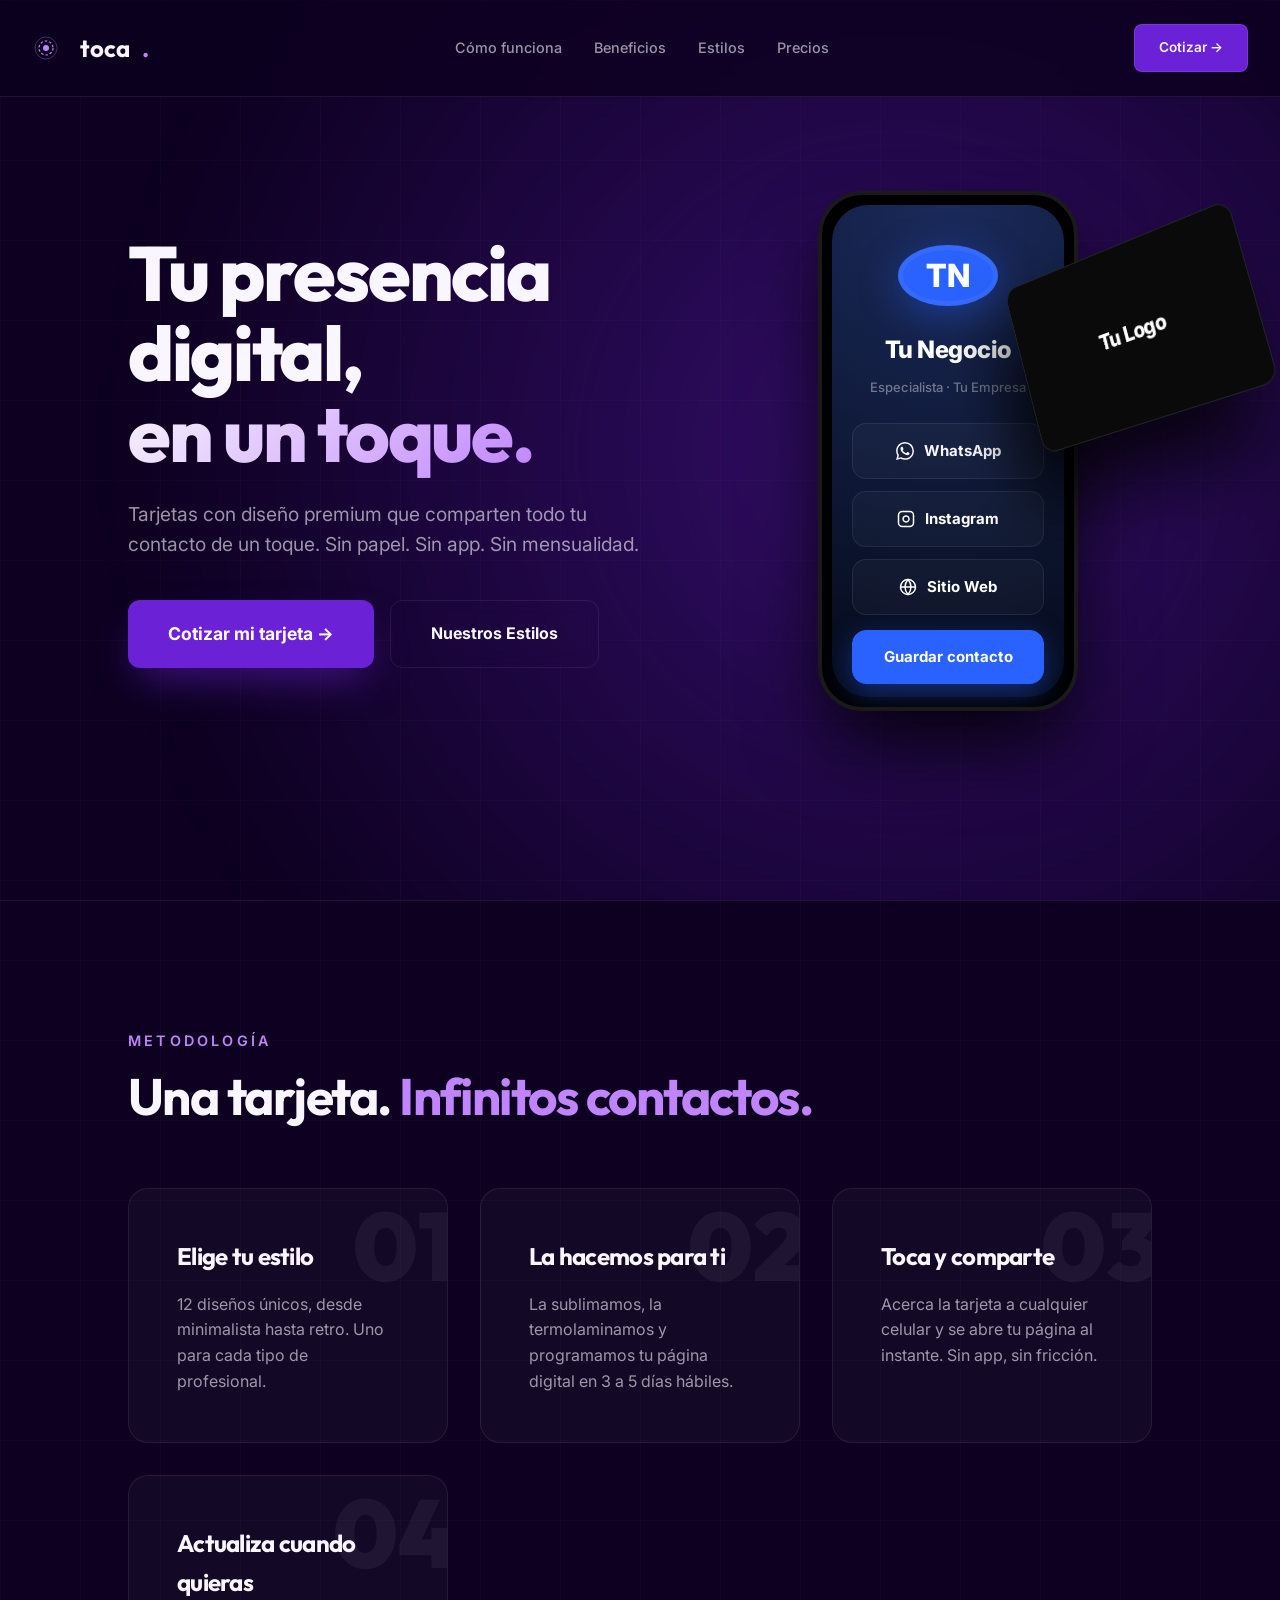
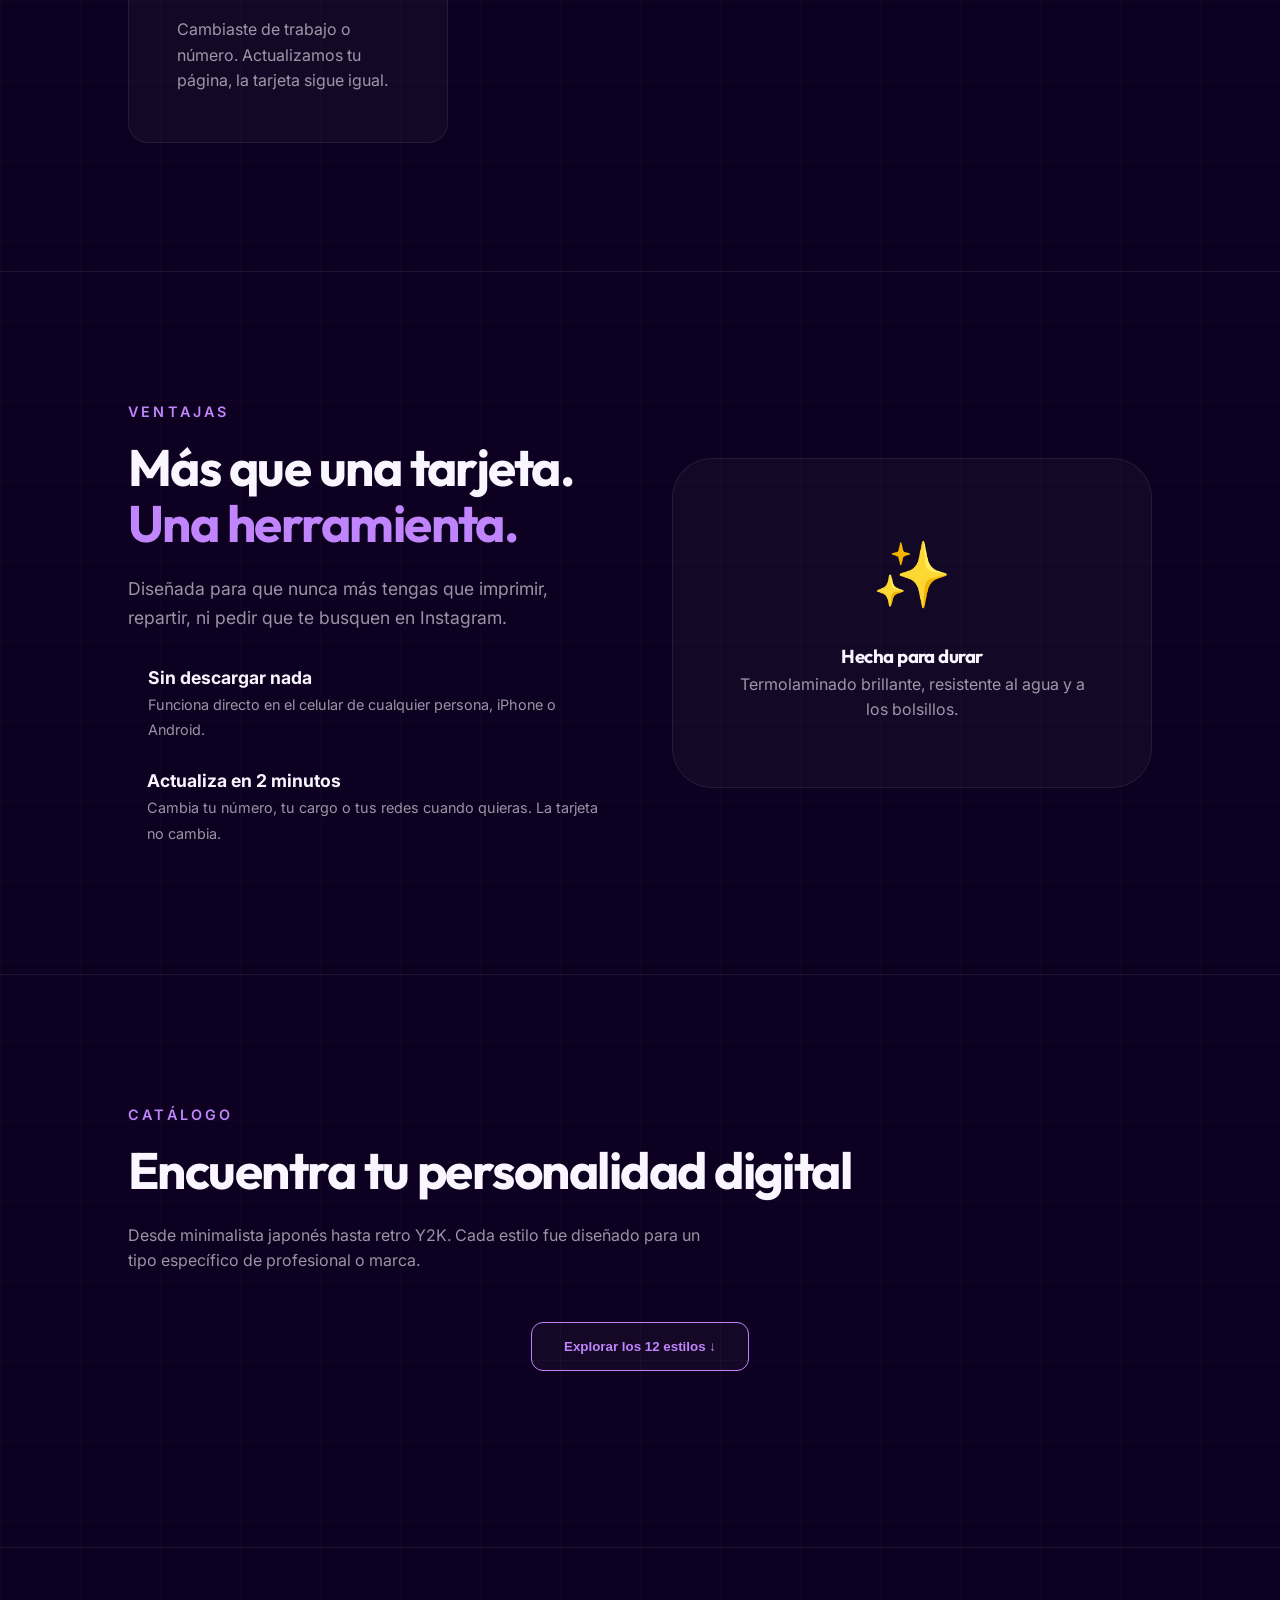
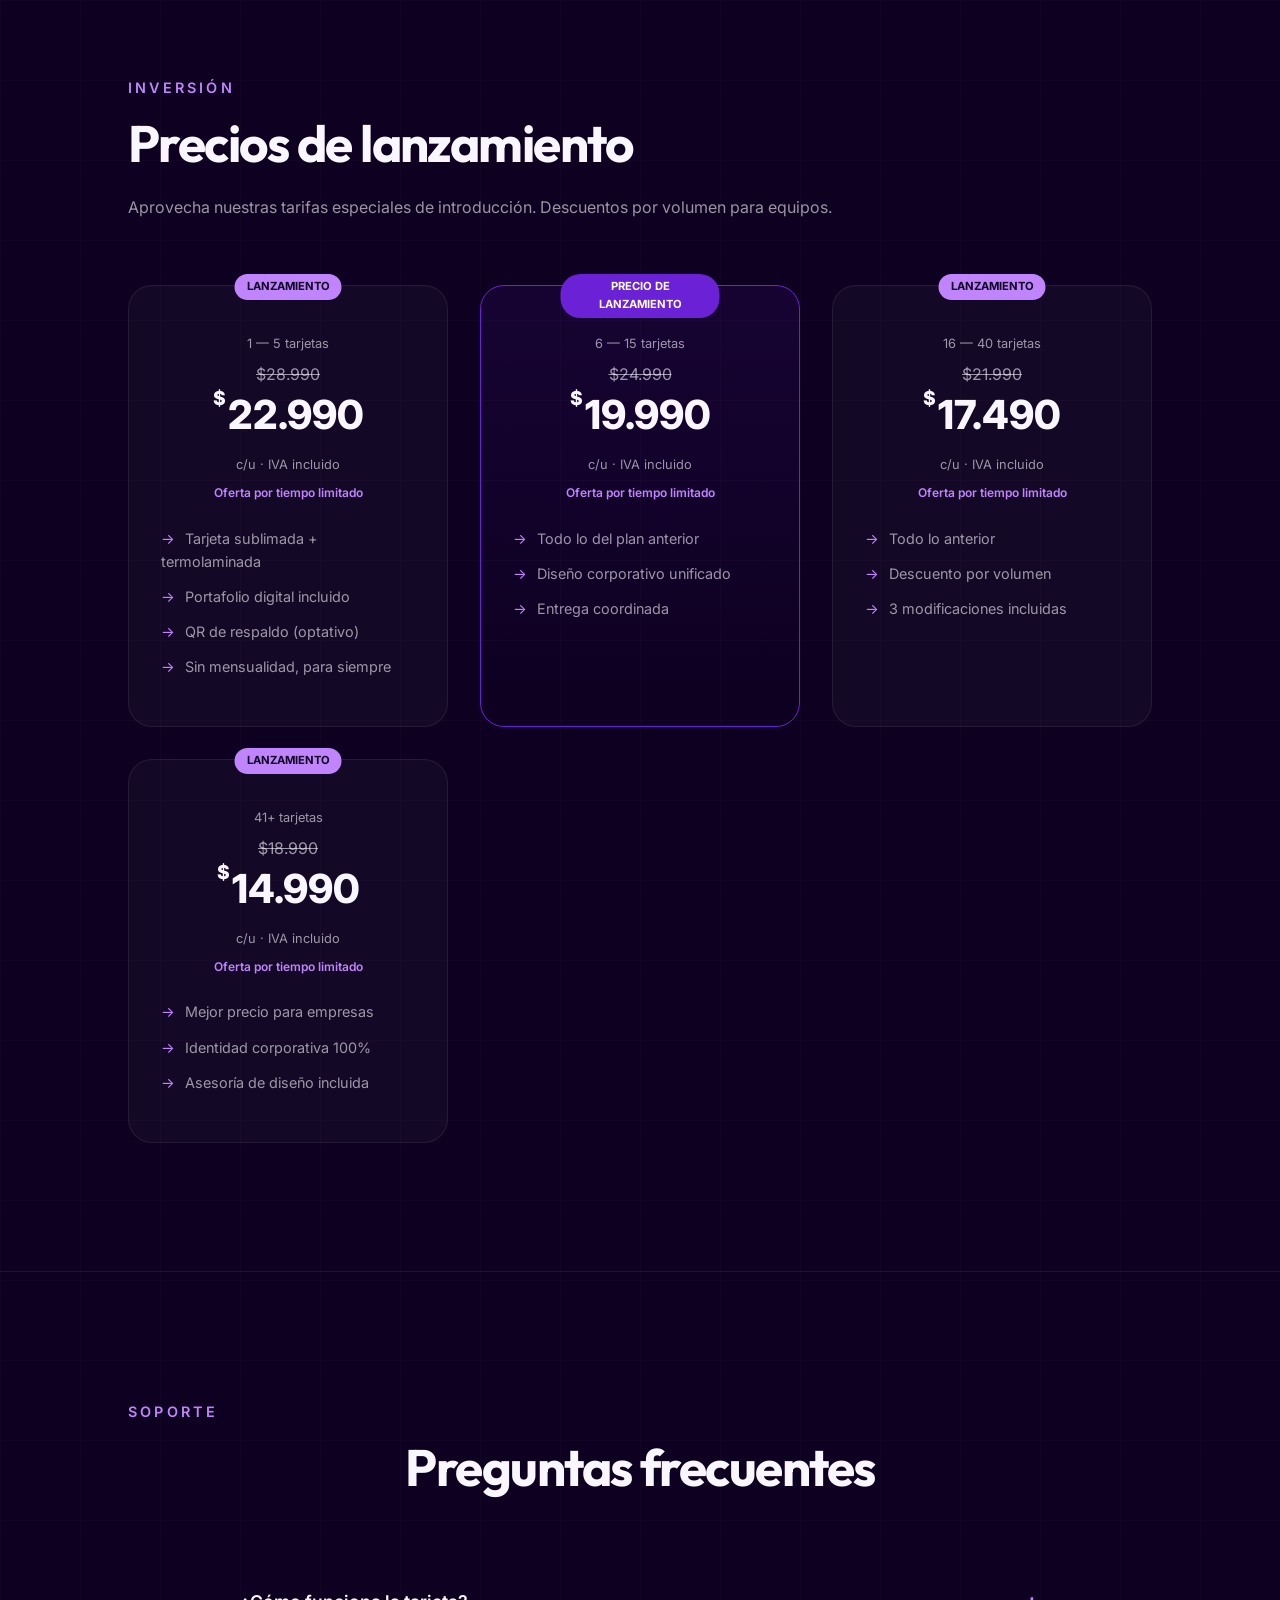
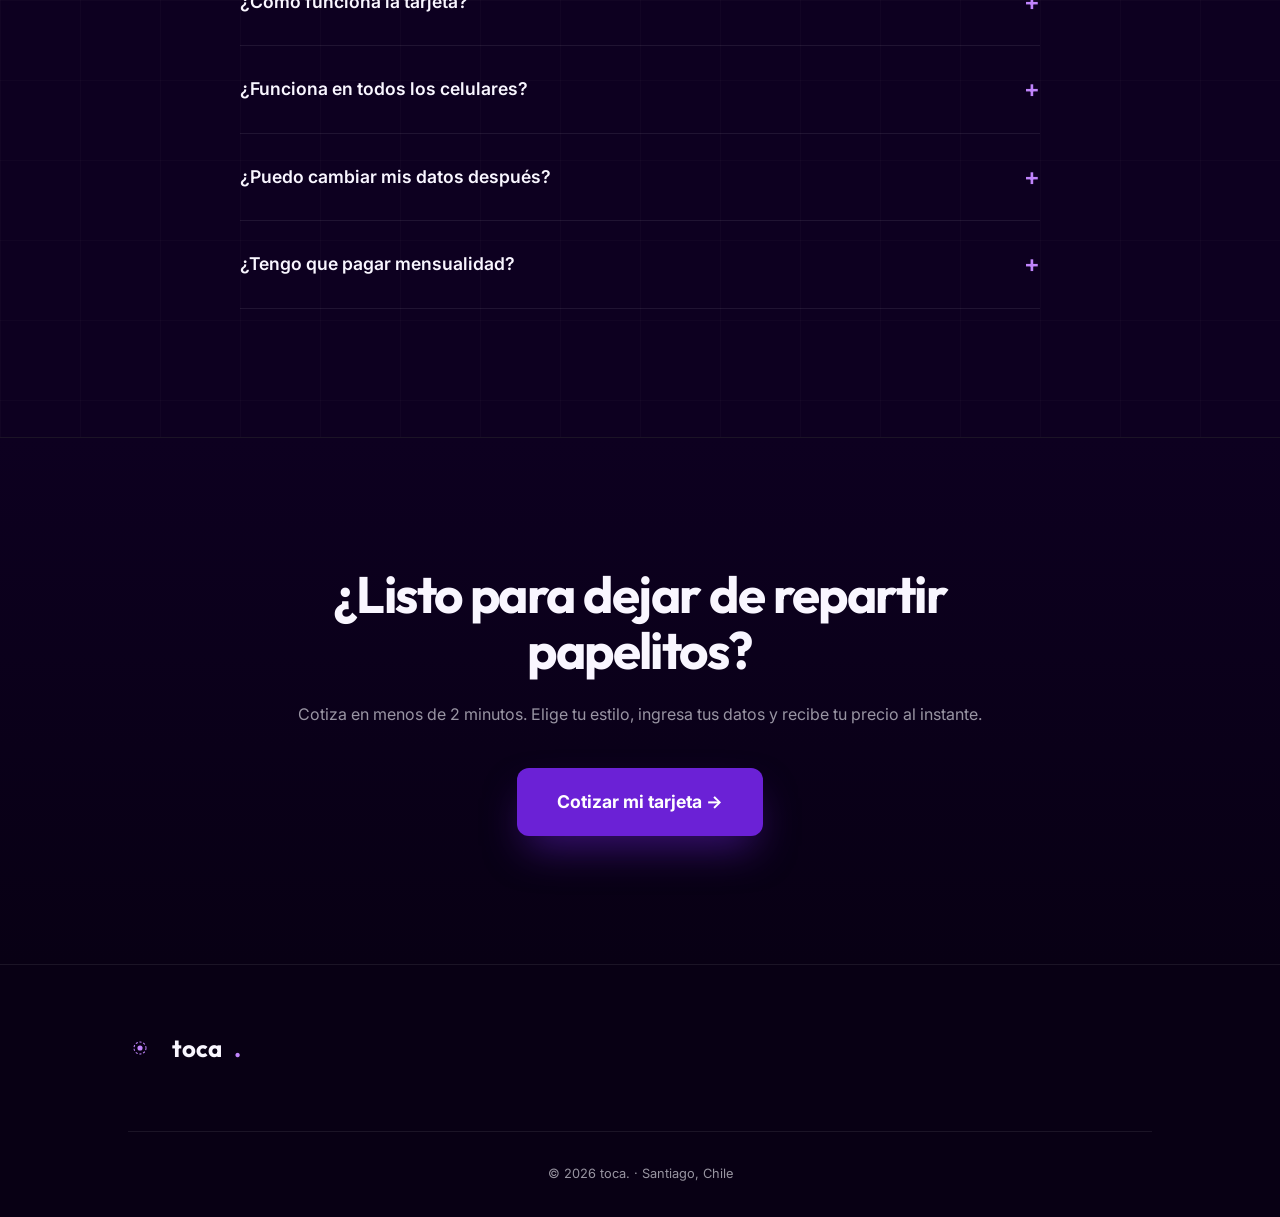
<file: index.html>
<!DOCTYPE html>
<html lang="es">
<head>
    <meta charset="UTF-8">
    <meta name="viewport" content="width=device-width, initial-scale=1.0">
    <title>toca. — Tu tarjeta digital, en un toque</title>
    <meta name="description" content="Tarjetas digitales premium con diseño de ingeniería. Sublimadas y termolaminadas en Chile.">
    <link rel="stylesheet" href="styles_v2.css">
</head>
<body>

<nav>
    <div class="logo">
        <svg width="28" height="28" viewBox="0 0 28 28" fill="none" style="vertical-align: middle; margin-right: 8px;">
            <circle cx="14" cy="14" r="3" fill="#c084fc"/>
            <circle cx="14" cy="14" r="7" fill="none" stroke="#c084fc" stroke-width="1.2" stroke-dasharray="2.5 2"/>
            <circle cx="14" cy="14" r="11" fill="none" stroke="#c084fc" stroke-width="0.8" opacity="0.4"/>
        </svg>
        toca<span class="logo-dot">.</span>
    </div>
    <div class="nav-links">
        <a href="#como-funciona">Cómo funciona</a>
        <a href="#beneficios">Beneficios</a>
        <a href="#estilos">Estilos</a>
        <a href="#precios">Precios</a>
    </div>
    <a href="cotizar.html" class="nav-btn">Cotizar →</a>
</nav>

<section class="hero">
    <div class="engineering-mesh"></div>
    <div class="hero-content">
        <h1>Tu presencia digital,<br><span>en un toque.</span></h1>
        <p class="hero-sub">Tarjetas con diseño premium que comparten todo tu contacto de un toque. Sin papel. Sin app. Sin mensualidad.</p>
        <div style="display: flex; gap: 1rem; flex-wrap: wrap;">
            <a href="cotizar.html" class="btn-cta">Cotizar mi tarjeta →</a>
            <a href="#estilos" style="padding: 1.25rem 2.5rem; font-weight: 700; border: 1px solid var(--glass-border); border-radius: 12px; backdrop-filter: blur(10px);">Nuestros Estilos</a>
        </div>
    </div>
    
    <div class="hero-visual">
        <div class="visual-container">
            <!-- El Teléfono -->
            <div class="phone-mockup">
                <div class="contact-glow"></div>
                <div class="screen-content">
                    <div class="p-avatar-main">TN</div>
                    <div class="p-name-main">Tu Negocio</div>
                    <div class="p-role-main">Especialista · Tu Empresa</div>
                    
                    <div class="p-links-main">
                        <a href="https://wa.me/56968704071?text=Hola,%20vengo%20de%20la%20web%20de%20toca.cl" target="_blank" class="p-link-item" style="text-decoration: none; color: inherit;">
                            <svg width="18" height="18" viewBox="0 0 24 24" fill="currentColor"><path d="M17.472 14.382c-.297-.149-1.758-.867-2.03-.967-.273-.099-.471-.148-.67.15-.197.297-.767.966-.94 1.164-.173.199-.347.223-.644.075-.297-.15-1.255-.463-2.39-1.475-.883-.788-1.48-1.761-1.653-2.059-.173-.297-.018-.458.13-.606.134-.133.298-.347.446-.52.149-.174.198-.298.298-.497.099-.198.05-.371-.025-.52-.075-.149-.669-1.612-.916-2.207-.242-.579-.487-.5-.669-.51-.173-.008-.371-.01-.57-.01-.198 0-.52.074-.792.372-.272.297-1.04 1.016-1.04 2.479 0 1.462 1.065 2.875 1.213 3.074.149.198 2.096 3.2 5.077 4.487.709.306 1.262.489 1.694.625.712.227 1.36.195 1.871.118.571-.085 1.758-.719 2.006-1.413.248-.694.248-1.289.173-1.413-.074-.124-.272-.198-.57-.347m-5.421 7.403h-.004a9.87 9.87 0 01-5.031-1.378l-.361-.214-3.741.982.998-3.648-.235-.374a9.86 9.86 0 01-1.51-5.26c.001-5.45 4.436-9.884 9.888-9.884 2.64 0 5.122 1.03 6.988 2.898a9.825 9.825 0 012.893 6.994c-.003 5.45-4.437 9.884-9.885 9.884m8.413-18.297A11.815 11.815 0 0012.05 0C5.495 0 .16 5.335.157 11.892c0 2.096.547 4.142 1.588 5.945L.057 24l6.305-1.654a11.882 11.882 0 005.683 1.448h.005c6.554 0 11.89-5.335 11.893-11.893a11.821 11.821 0 00-3.48-8.413z"/></svg>
                            WhatsApp
                        </a>
                        <div class="p-link-item">
                            <svg width="18" height="18" viewBox="0 0 24 24" fill="none" stroke="currentColor" stroke-width="2"><rect x="2" y="2" width="20" height="20" rx="5" ry="5"></rect><path d="M16 11.37A4 4 0 1 1 12.63 8 4 4 0 0 1 16 11.37z"></path><line x1="17.5" y1="6.5" x2="17.51" y2="6.5"></line></svg>
                            Instagram
                        </div>
                        <div class="p-link-item">
                            <svg width="18" height="18" viewBox="0 0 24 24" fill="none" stroke="currentColor" stroke-width="2"><circle cx="12" cy="12" r="10"></circle><line x1="2" y1="12" x2="22" y2="12"></line><path d="M12 2a15.3 15.3 0 0 1 4 10 15.3 15.3 0 0 1-4 10 15.3 15.3 0 0 1-4-10 15.3 15.3 0 0 1 4-10z"></path></svg>
                            Sitio Web
                        </div>
                    </div>
                    
                    <div class="p-save-btn featured">Guardar contacto</div>
                </div>
            </div>
            
            <!-- La Tarjeta Flotante -->
            <div class="floating-card-container">
                <div class="physical-card">
                    <div class="card-brand-text">Tu Logo</div>
                </div>
            </div>
        </div>
    </div>
</section>

<section id="como-funciona">
    <div class="section-tag">Metodología</div>
    <h2 class="section-title">Una tarjeta. <i>Infinitos contactos.</i></h2>
    <div class="grid-steps">
        <div class="step-card">
            <div class="step-num">01</div>
            <h3>Elige tu estilo</h3>
            <p>12 diseños únicos, desde minimalista hasta retro. Uno para cada tipo de profesional.</p>
        </div>
        <div class="step-card">
            <div class="step-num">02</div>
            <h3>La hacemos para ti</h3>
            <p>La sublimamos, la termolaminamos y programamos tu página digital en 3 a 5 días hábiles.</p>
        </div>
        <div class="step-card">
            <div class="step-num">03</div>
            <h3>Toca y comparte</h3>
            <p>Acerca la tarjeta a cualquier celular y se abre tu página al instante. Sin app, sin fricción.</p>
        </div>
        <div class="step-card">
            <div class="step-num">04</div>
            <h3>Actualiza cuando quieras</h3>
            <p>Cambiaste de trabajo o número. Actualizamos tu página, la tarjeta sigue igual.</p>
        </div>
    </div>
</section>

<section id="beneficios">
    <div style="display: grid; grid-template-columns: 1fr 1fr; gap: 4rem; align-items: center;">
        <div>
            <div class="section-tag">Ventajas</div>
            <h2 class="section-title">Más que una tarjeta. <i>Una herramienta.</i></h2>
            <p style="color: var(--text-muted); font-size: 1.1rem; margin-bottom: 2rem;">Diseñada para que nunca más tengas que imprimir, repartir, ni pedir que te busquen en Instagram.</p>
            
            <ul style="list-style: none; display: flex; flex-direction: column; gap: 1.5rem;">
                <li style="display: flex; gap: 1rem; align-items: flex-start;">
                    <div style="background: var(--purple); width: 4px; height: 100%; border-radius: 2px;"></div>
                    <div>
                        <strong style="display: block; font-size: 1.1rem;">Sin descargar nada</strong>
                        <span style="color: var(--text-muted); font-size: 0.9rem;">Funciona directo en el celular de cualquier persona, iPhone o Android.</span>
                    </div>
                </li>
                <li style="display: flex; gap: 1rem; align-items: flex-start;">
                    <div style="background: var(--purple-light); width: 4px; height: 100%; border-radius: 2px;"></div>
                    <div>
                        <strong style="display: block; font-size: 1.1rem;">Actualiza en 2 minutos</strong>
                        <span style="color: var(--text-muted); font-size: 0.9rem;">Cambia tu número, tu cargo o tus redes cuando quieras. La tarjeta no cambia.</span>
                    </div>
                </li>
            </ul>
        </div>
        <div style="background: var(--glass-bg); border: 1px solid var(--glass-border); padding: 4rem; border-radius: 40px; text-align: center;">
            <div style="font-size: 4rem; margin-bottom: 1rem;">✨</div>
            <h3>Hecha para durar</h3>
            <p style="color: var(--text-muted);">Termolaminado brillante, resistente al agua y a los bolsillos.</p>
        </div>
    </div>
</section>

<section id="estilos">
    <div class="section-tag">Catálogo</div>
    <h2 class="section-title">Encuentra tu personalidad digital</h2>
    <p style="color: var(--text-muted); max-width: 600px; margin-bottom: 3rem;">Desde minimalista japonés hasta retro Y2K. Cada estilo fue diseñado para un tipo específico de profesional o marca.</p>
    
    <div style="text-align: center; margin-bottom: 3rem;">
        <button onclick="toggleStyles()" id="styles-toggle-btn" style="background: var(--glass-bg); border: 1px solid var(--purple-light); color: var(--purple-light); padding: 1rem 2rem; border-radius: 12px; font-weight: 600; cursor: pointer; transition: 0.3s;">
            Explorar los 12 estilos ↓
        </button>
    </div>

    <div class="styles-grid" id="styles-grid" style="display: none;">
        <div class="style-card" onclick="window.location.href='cotizar.html?style=Dark%20Glass'" style="background: linear-gradient(135deg,#0d0020,#2d0060)"><span class="style-num">01</span><span class="style-label">Dark Glass</span></div>
        <div class="style-card" onclick="window.location.href='cotizar.html?style=Neobrutalist'" style="background: #f7f500;"><span class="style-num">02</span><span class="style-label" style="color:#000;">Neobrutalist</span></div>
        <div class="style-card" onclick="window.location.href='cotizar.html?style=Japonés'" style="background: #fafaf8;"><span class="style-num">03</span><span class="style-label" style="color:#1a1a1a;">Japonés</span></div>
        <div class="style-card" onclick="window.location.href='cotizar.html?style=Retro%20Y2K'" style="background: linear-gradient(160deg,#ff00fb,#7c3aff)"><span class="style-num">04</span><span class="style-label">Retro Y2K</span></div>
        <div class="style-card" onclick="window.location.href='cotizar.html?style=Warm%20Organic'" style="background: #fdf8f1;"><span class="style-num">05</span><span class="style-label" style="color:#d97706;">Warm Organic</span></div>
        <div class="style-card" onclick="window.location.href='cotizar.html?style=Luxury'" style="background: #0f0f0f;"><span class="style-num">06</span><span class="style-label" style="color:#d4af37;text-transform:uppercase;">Luxury</span></div>
        <div class="style-card" onclick="window.location.href='cotizar.html?style=Terminal'" style="background: #0a0a0a;"><span class="style-num">07</span><span class="style-label" style="color:#00ff41;font-family:monospace;">> Terminal</span></div>
        <div class="style-card" onclick="window.location.href='cotizar.html?style=Corporate'" style="background: #1e3a8a"><span class="style-num">08</span><span class="style-label">Corporate</span></div>
        <div class="style-card" onclick="window.location.href='cotizar.html?style=Playful'" style="background: #fdf4ff;"><span class="style-num">09</span><span class="style-label" style="color:#d946ef;font-weight:700;">★ Playful</span></div>
        <div class="style-card" onclick="window.location.href='cotizar.html?style=Editorial'" style="background: #ffffff;"><span class="style-num">10</span><span class="style-label" style="color:#1a1a1a;font-family:serif;font-style:italic;">Editorial</span></div>
        <div class="style-card" onclick="window.location.href='cotizar.html?style=Cyberpunk'" style="background: #050505; border:1px solid #00ffcc;"><span class="style-num">11</span><span class="style-label" style="color:#00ffcc;">Cyberpunk</span></div>
        <div class="style-card" onclick="window.location.href='cotizar.html?style=Minimal%20Mono'" style="background: #ffffff; border:1px solid #000;"><span class="style-num">12</span><span class="style-label" style="color:#000;">Minimal Mono</span></div>
    </div>
</section>

<section id="precios">
    <div class="section-tag">Inversión</div>
    <h2 class="section-title">Precios de lanzamiento</h2>
    <p style="color: var(--text-muted); margin-bottom: 3rem;">Aprovecha nuestras tarifas especiales de introducción. Descuentos por volumen para equipos.</p>
    
    <div class="pricing-grid">
        <div class="price-card">
            <div class="price-badge" style="background: var(--purple-light); color: var(--bg);">Lanzamiento</div>
            <div class="price-range">1 — 5 tarjetas</div>
            <div style="font-size: 1rem; color: var(--text-muted); text-decoration: line-through; margin-bottom: -5px;">$28.990</div>
            <div class="price-num"><span>$</span>22.990</div>
            <div class="price-unit">c/u · IVA incluido</div>
            <p style="font-size: 0.75rem; color: var(--purple-light); font-weight: 600; margin-top: -1.5rem; margin-bottom: 1.5rem;">Oferta por tiempo limitado</p>
            <ul class="price-features">
                <li>Tarjeta sublimada + termolaminada</li>
                <li>Portafolio digital incluido</li>
                <li>QR de respaldo (optativo)</li>
                <li>Sin mensualidad, para siempre</li>
            </ul>
        </div>
        <div class="price-card featured">
            <div class="price-badge">Precio de lanzamiento</div>
            <div class="price-range">6 — 15 tarjetas</div>
            <div style="font-size: 1rem; color: var(--text-muted); text-decoration: line-through; margin-bottom: -5px;">$24.990</div>
            <div class="price-num"><span>$</span>19.990</div>
            <div class="price-unit">c/u · IVA incluido</div>
            <p style="font-size: 0.75rem; color: var(--purple-light); font-weight: 600; margin-top: -1.5rem; margin-bottom: 1.5rem;">Oferta por tiempo limitado</p>
            <ul class="price-features">
                <li>Todo lo del plan anterior</li>
                <li>Diseño corporativo unificado</li>
                <li>Entrega coordinada</li>
            </ul>
        </div>
        <div class="price-card">
             <div class="price-badge" style="background: var(--purple-light); color: var(--bg);">Lanzamiento</div>
            <div class="price-range">16 — 40 tarjetas</div>
            <div style="font-size: 1rem; color: var(--text-muted); text-decoration: line-through; margin-bottom: -5px;">$21.990</div>
            <div class="price-num"><span>$</span>17.490</div>
            <div class="price-unit">c/u · IVA incluido</div>
            <p style="font-size: 0.75rem; color: var(--purple-light); font-weight: 600; margin-top: -1.5rem; margin-bottom: 1.5rem;">Oferta por tiempo limitado</p>
            <ul class="price-features">
                <li>Todo lo anterior</li>
                <li>Descuento por volumen</li>
                <li>3 modificaciones incluidas</li>
            </ul>
        </div>
        <div class="price-card">
             <div class="price-badge" style="background: var(--purple-light); color: var(--bg);">Lanzamiento</div>
            <div class="price-range">41+ tarjetas</div>
            <div style="font-size: 1rem; color: var(--text-muted); text-decoration: line-through; margin-bottom: -5px;">$18.990</div>
            <div class="price-num"><span>$</span>14.990</div>
            <div class="price-unit">c/u · IVA incluido</div>
            <p style="font-size: 0.75rem; color: var(--purple-light); font-weight: 600; margin-top: -1.5rem; margin-bottom: 1.5rem;">Oferta por tiempo limitado</p>
            <ul class="price-features">
                <li>Mejor precio para empresas</li>
                <li>Identidad corporativa 100%</li>
                <li>Asesoría de diseño incluida</li>
            </ul>
        </div>
    </div>
</section>

<section id="faq">
    <div class="section-tag">Soporte</div>
    <h2 class="section-title" style="text-align: center; margin-left: auto; margin-right: auto;">Preguntas frecuentes</h2>
    
    <div class="faq-container">
        <div class="faq-item">
            <div class="faq-q">¿Cómo funciona la tarjeta? <span class="faq-icon">+</span></div>
            <div class="faq-a">Cuando alguien acerca su celular a tu tarjeta, se abre tu portafolio digital automáticamente. No necesita app, ni configuración especial.</div>
        </div>
        <div class="faq-item">
            <div class="faq-q">¿Funciona en todos los celulares? <span class="faq-icon">+</span></div>
            <div class="faq-a">Funciona en iPhone desde el modelo 7 y en prácticamente todos los Android modernos. Incluye un QR de respaldo.</div>
        </div>
        <div class="faq-item">
            <div class="faq-q">¿Puedo cambiar mis datos después? <span class="faq-icon">+</span></div>
            <div class="faq-a">Sí. Actualizamos tu página cuando lo necesites. La tarjeta física sigue siendo la misma y no necesita ser reimpresa.</div>
        </div>
        <div class="faq-item">
            <div class="faq-q">¿Tengo que pagar mensualidad? <span class="faq-icon">+</span></div>
            <div class="faq-a">No. El precio es pago único. Tu página digital vive para siempre sin costos adicionales.</div>
        </div>
    </div>
</section>

<section style="text-align: center; background: linear-gradient(180deg, var(--bg) 0%, var(--bg-darker) 100%);">
    <h2 class="section-title" style="margin: 0 auto 1.5rem;">¿Listo para dejar de repartir papelitos?</h2>
    <p style="color: var(--text-muted); margin-bottom: 2.5rem;">Cotiza en menos de 2 minutos. Elige tu estilo, ingresa tus datos y recibe tu precio al instante.</p>
    <a href="cotizar.html" class="btn-cta">Cotizar mi tarjeta →</a>
</section>

<footer>
    <div class="footer-top">
        <div class="logo">
            <svg width="24" height="24" viewBox="0 0 28 28" fill="none" style="vertical-align: middle; margin-right: 8px;">
                <circle cx="14" cy="14" r="3" fill="#c084fc"/>
                <circle cx="14" cy="14" r="7" fill="none" stroke="#c084fc" stroke-width="1.2" stroke-dasharray="2.5 2"/>
            </svg>
            toca<span class="logo-dot">.</span>
        </div>
    </div>
    <div class="footer-copy">
        © 2026 toca. · Santiago, Chile
    </div>
</footer>

<script>
    // Parallax effect for cards
    document.addEventListener('mousemove', (e) => {
        const card = document.querySelector('.phone-mockup');
        if(!card) return;
        const xAxis = (window.innerWidth / 2 - e.pageX) / 40;
        const yAxis = (window.innerHeight / 2 - e.pageY) / 40;
        card.style.transform = `rotateY(${xAxis}deg) rotateX(${yAxis}deg)`;
    });

    // FAQ logic
    document.querySelectorAll('.faq-item').forEach(item => {
        item.addEventListener('click', () => {
            item.classList.toggle('active');
        });
    });

    // Toggle Styles
    function toggleStyles() {
        const grid = document.getElementById('styles-grid');
        const btn = document.getElementById('styles-toggle-btn');
        const isOpen = grid.style.display !== 'none';
        grid.style.display = isOpen ? 'none' : 'grid';
        btn.textContent = isOpen ? 'Explorar los 12 estilos ↓' : 'Ocultar estilos ↑';
    }
</script>

</body>
</html>
</file>
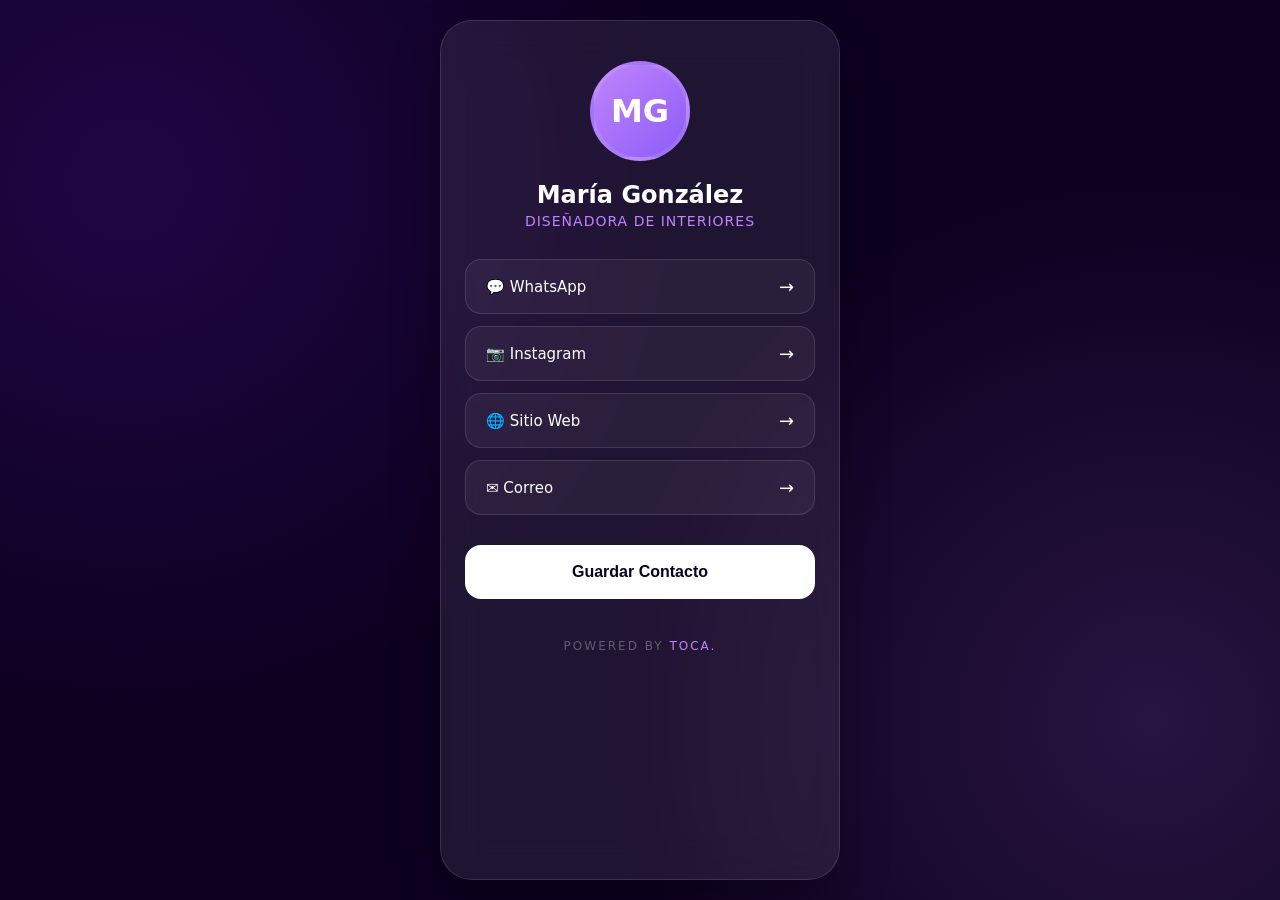
<file: 01_dark_glas01_dark_glass.htmls.html>
<!DOCTYPE html>
<html lang="es"><head>
<meta charset="UTF-8">
<meta name="viewport" content="width=device-width, initial-scale=1.0">
<title>María González — toca.</title>
<style>
:root {
  --glass: rgba(255, 255, 255, 0.08);
  --glass-border: rgba(255, 255, 255, 0.12);
  --accent: #c084fc;
}
* { box-sizing: border-box; margin: 0; padding: 0; }
body {
  font-family: -apple-system, system-ui, sans-serif;
  background: #0d0020;
  color: #fff;
  display: flex;
  justify-content: center;
  min-height: 100vh;
  padding: 20px;
  background-image: 
    radial-gradient(circle at 10% 20%, rgba(107, 33, 214, 0.2) 0%, transparent 40%),
    radial-gradient(circle at 90% 80%, rgba(192, 132, 252, 0.15) 0%, transparent 40%);
}
.card {
  width: 100%;
  max-width: 400px;
  background: var(--glass);
  backdrop-filter: blur(20px);
  -webkit-backdrop-filter: blur(20px);
  border: 1px solid var(--glass-border);
  border-radius: 32px;
  padding: 40px 24px;
  text-align: center;
  box-shadow: 0 20px 50px rgba(0,0,0,0.3);
}
.avatar {
  width: 100px;
  height: 100px;
  border-radius: 50%;
  background: linear-gradient(135deg, var(--accent), #8b5cf6);
  margin: 0 auto 20px;
  display: flex;
  align-items: center;
  justify-content: center;
  font-size: 32px;
  font-weight: 600;
  border: 4px solid rgba(255,255,255,0.1);
}
h1 { font-size: 24px; font-weight: 600; margin-bottom: 4px; }
p.role { color: var(--accent); font-size: 14px; margin-bottom: 30px; letter-spacing: 1px; text-transform: uppercase; }

.links { display: flex; flex-direction: column; gap: 12px; }
.link-btn {
  display: flex;
  align-items: center;
  justify-content: space-between;
  padding: 16px 20px;
  background: rgba(255,255,255,0.05);
  border: 1px solid var(--glass-border);
  border-radius: 16px;
  color: #fff;
  text-decoration: none;
  font-size: 15px;
  font-weight: 500;
  transition: all 0.2s;
}
.link-btn:hover { background: rgba(255,255,255,0.1); transform: translateY(-2px); }
.link-btn i { font-style: normal; font-size: 18px; }

.save-btn {
  margin-top: 30px;
  width: 100%;
  padding: 18px;
  background: #fff;
  color: #0d0020;
  border-radius: 16px;
  font-weight: 600;
  cursor: pointer;
  border: none;
  font-size: 16px;
}

.powered {
  margin-top: 40px;
  font-size: 12px;
  color: rgba(255,255,255,0.3);
  letter-spacing: 2px;
  text-transform: uppercase;
}
.powered span { color: var(--accent); }
</style>
</head>
<body>

<div class="card">
  <div class="avatar">MG</div>
  <h1>María González</h1>
  <p class="role">Diseñadora de Interiores</p>

  <div class="links">
    <a href="#" class="link-btn">
      <span>💬 WhatsApp</span>
      <i>→</i>
    </a>
    <a href="#" class="link-btn">
      <span>📷 Instagram</span>
      <i>→</i>
    </a>
    <a href="#" class="link-btn">
      <span>🌐 Sitio Web</span>
      <i>→</i>
    </a>
    <a href="#" class="link-btn">
      <span>✉️ Correo</span>
      <i>→</i>
    </a>
  </div>

  <button class="save-btn" onclick="downloadVCard()">Guardar Contacto</button>

  <div class="powered">powered by <span>toca.</span></div>
</div>

<script>
function downloadVCard() {
  const vcard = `BEGIN:VCARD
VERSION:3.0
FN:María González
ORG:Estudio MG
TITLE:Diseñadora de Interiores
TEL;TYPE=CELL:+56912345678
URL:https://toca.cl
END:VCARD`;
  const blob = new Blob([vcard], { type: 'text/vcard' });
  const url = window.URL.createObjectURL(blob);
  const a = document.createElement('a');
  a.href = url;
  a.download = 'Maria_Gonzalez.vcf';
  a.click();
}
</script>

</body></html>
</file>
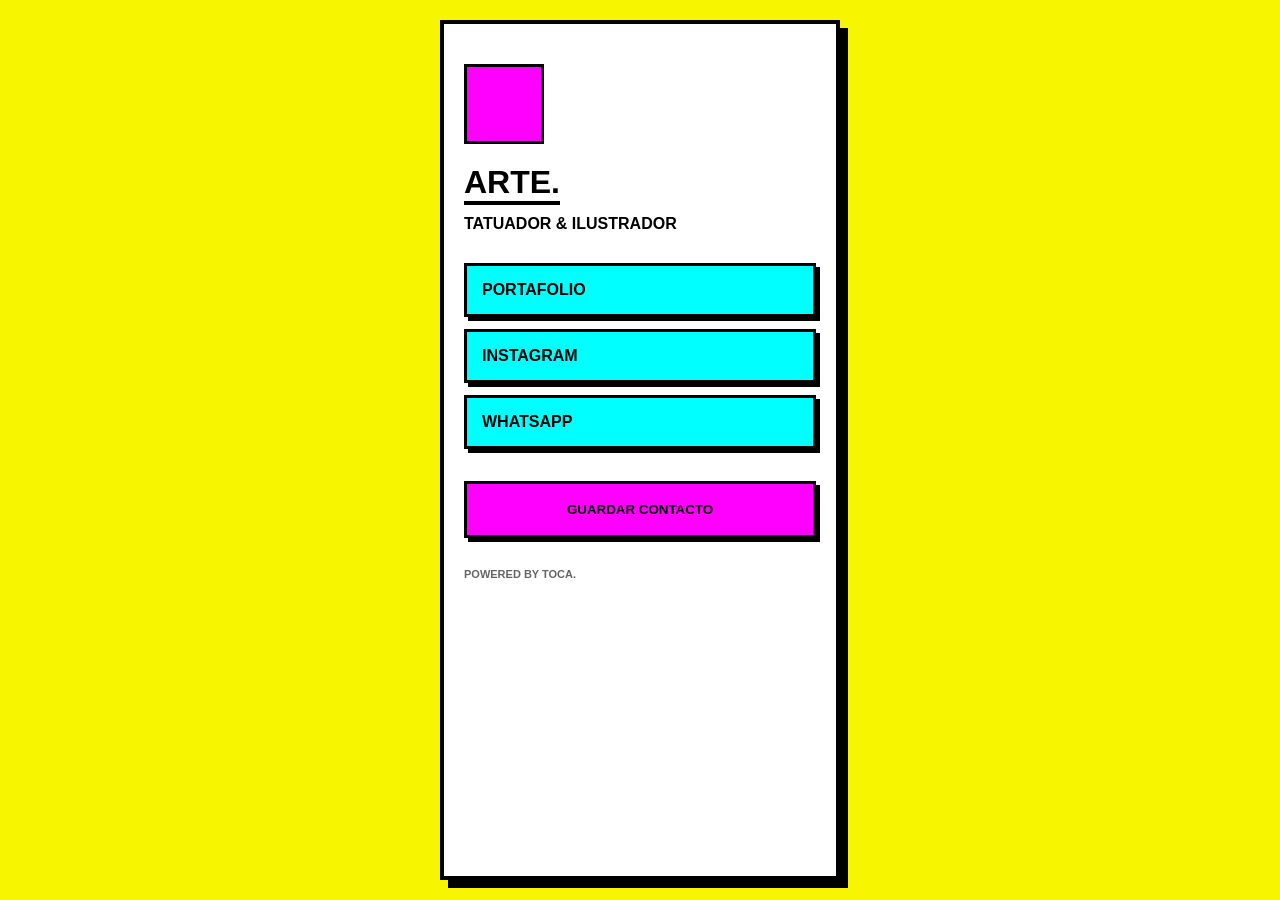
<file: 02_neobrutalist.html>
<!DOCTYPE html>
<html lang="es"><head>
<meta charset="UTF-8">
<meta name="viewport" content="width=device-width, initial-scale=1.0">
<title>Demo Neobrutalist — toca.</title>
<style>
:root {
  --bg: #f7f500;
  --text: #000;
  --border: #000;
}
* { box-sizing: border-box; margin: 0; padding: 0; }
body {
  background: var(--bg);
  color: var(--text);
  font-family: 'Inter', sans-serif;
  font-weight: 700;
  padding: 20px;
  display: flex; justify-content: center; min-height: 100vh;
}
.card {
  width: 100%; max-width: 400px;
  background: #fff;
  border: 4px solid var(--border);
  box-shadow: 8px 8px 0px var(--border);
  padding: 40px 20px;
  text-align: left;
}
.avatar {
  width: 80px; height: 80px;
  background: #ff00ff;
  border: 3px solid var(--border);
  margin-bottom: 20px;
}
h1 { font-size: 32px; border-bottom: 4px solid var(--border); display: inline-block; margin-bottom: 10px; }
.role { font-size: 16px; margin-bottom: 30px; text-transform: uppercase; }
.link-btn {
  display: block;
  padding: 15px;
  margin-bottom: 12px;
  background: #00ffff;
  border: 3px solid var(--border);
  color: #000;
  text-decoration: none;
  box-shadow: 4px 4px 0px var(--border);
  transition: all 0.1s;
}
.link-btn:active { transform: translate(2px, 2px); box-shadow: 2px 2px 0px var(--border); }
.save-btn {
  width: 100%;
  padding: 18px;
  background: #ff00ff;
  border: 3px solid var(--border);
  font-weight: 900;
  cursor: pointer;
  box-shadow: 4px 4px 0px var(--border);
  margin-top: 20px;
  text-transform: uppercase;
}
.powered { margin-top: 30px; font-size: 11px; opacity: 0.6; }
</style>
</head>
<body>
<div class="card">
  <div class="avatar"></div>
  <h1>ARTE.</h1>
  <p class="role">Tatuador &amp; Ilustrador</p>
  <div class="links">
    <a href="#" class="link-btn">PORTAFOLIO</a>
    <a href="#" class="link-btn">INSTAGRAM</a>
    <a href="#" class="link-btn">WHATSAPP</a>
  </div>
  <button class="save-btn">GUARDAR CONTACTO</button>
  <div class="powered">POWERED BY TOCA.</div>
</div>
</body></html>
</file>
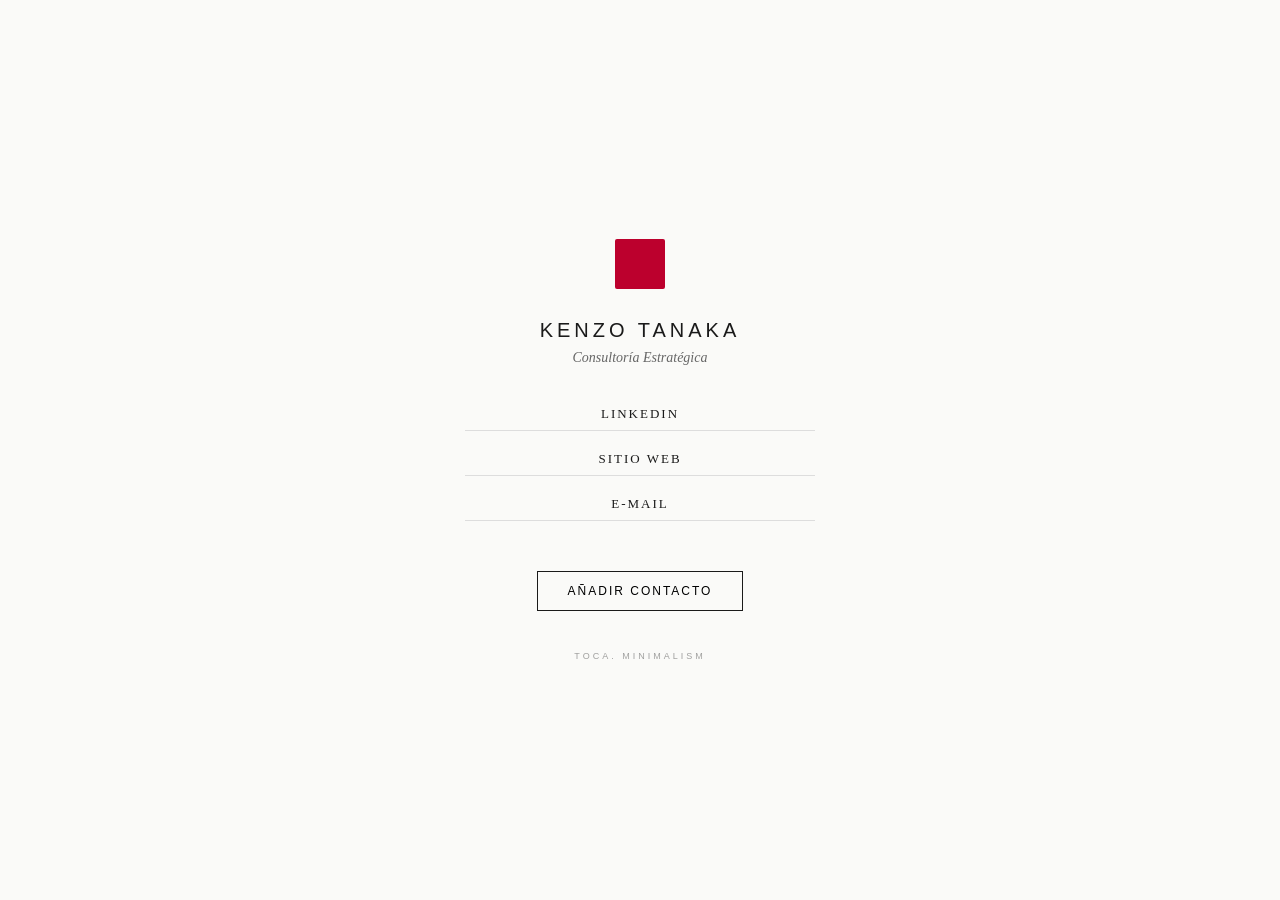
<file: 03_japanese.html>
<!DOCTYPE html>
<html lang="es"><head>
<meta charset="UTF-8">
<meta name="viewport" content="width=device-width, initial-scale=1.0">
<title>Demo Japonés — toca.</title>
<style>
* { box-sizing: border-box; margin: 0; padding: 0; }
body {
  background: #fafaf8;
  color: #1a1a1a;
  font-family: 'Georgia', serif;
  display: flex; justify-content: center; align-items: center;
  min-height: 100vh;
  padding: 30px;
}
.card {
  width: 100%; max-width: 350px;
  text-align: center;
}
.seal {
  width: 50px; height: 50px;
  background: #bc002d;
  margin: 0 auto 30px;
  border-radius: 2px;
}
h1 { font-family: sans-serif; font-weight: 300; letter-spacing: 4px; font-size: 20px; text-transform: uppercase; margin-bottom: 8px; }
.role { font-style: italic; color: #666; font-size: 14px; margin-bottom: 40px; }
.links { display: flex; flex-direction: column; gap: 20px; }
.link-item {
  text-decoration: none;
  color: #1a1a1a;
  font-size: 13px;
  letter-spacing: 2px;
  text-transform: uppercase;
  border-bottom: 1px solid #ddd;
  padding-bottom: 8px;
  transition: opacity 0.2s;
}
.link-item:hover { opacity: 0.5; }
.save-btn {
  margin-top: 50px;
  background: none;
  border: 1px solid #1a1a1a;
  padding: 12px 30px;
  font-size: 12px;
  letter-spacing: 2px;
  cursor: pointer;
  text-transform: uppercase;
}
.footer { margin-top: 40px; font-family: sans-serif; font-size: 9px; letter-spacing: 3px; opacity: 0.4; }
</style>
</head>
<body>
<div class="card">
  <div class="seal"></div>
  <h1>Kenzo Tanaka</h1>
  <p class="role">Consultoría Estratégica</p>
  <div class="links">
    <a href="#" class="link-item">LinkedIn</a>
    <a href="#" class="link-item">Sitio Web</a>
    <a href="#" class="link-item">E-mail</a>
  </div>
  <button class="save-btn">Añadir contacto</button>
  <div class="footer">TOCA. MINIMALISM</div>
</div>
</body></html>
</file>
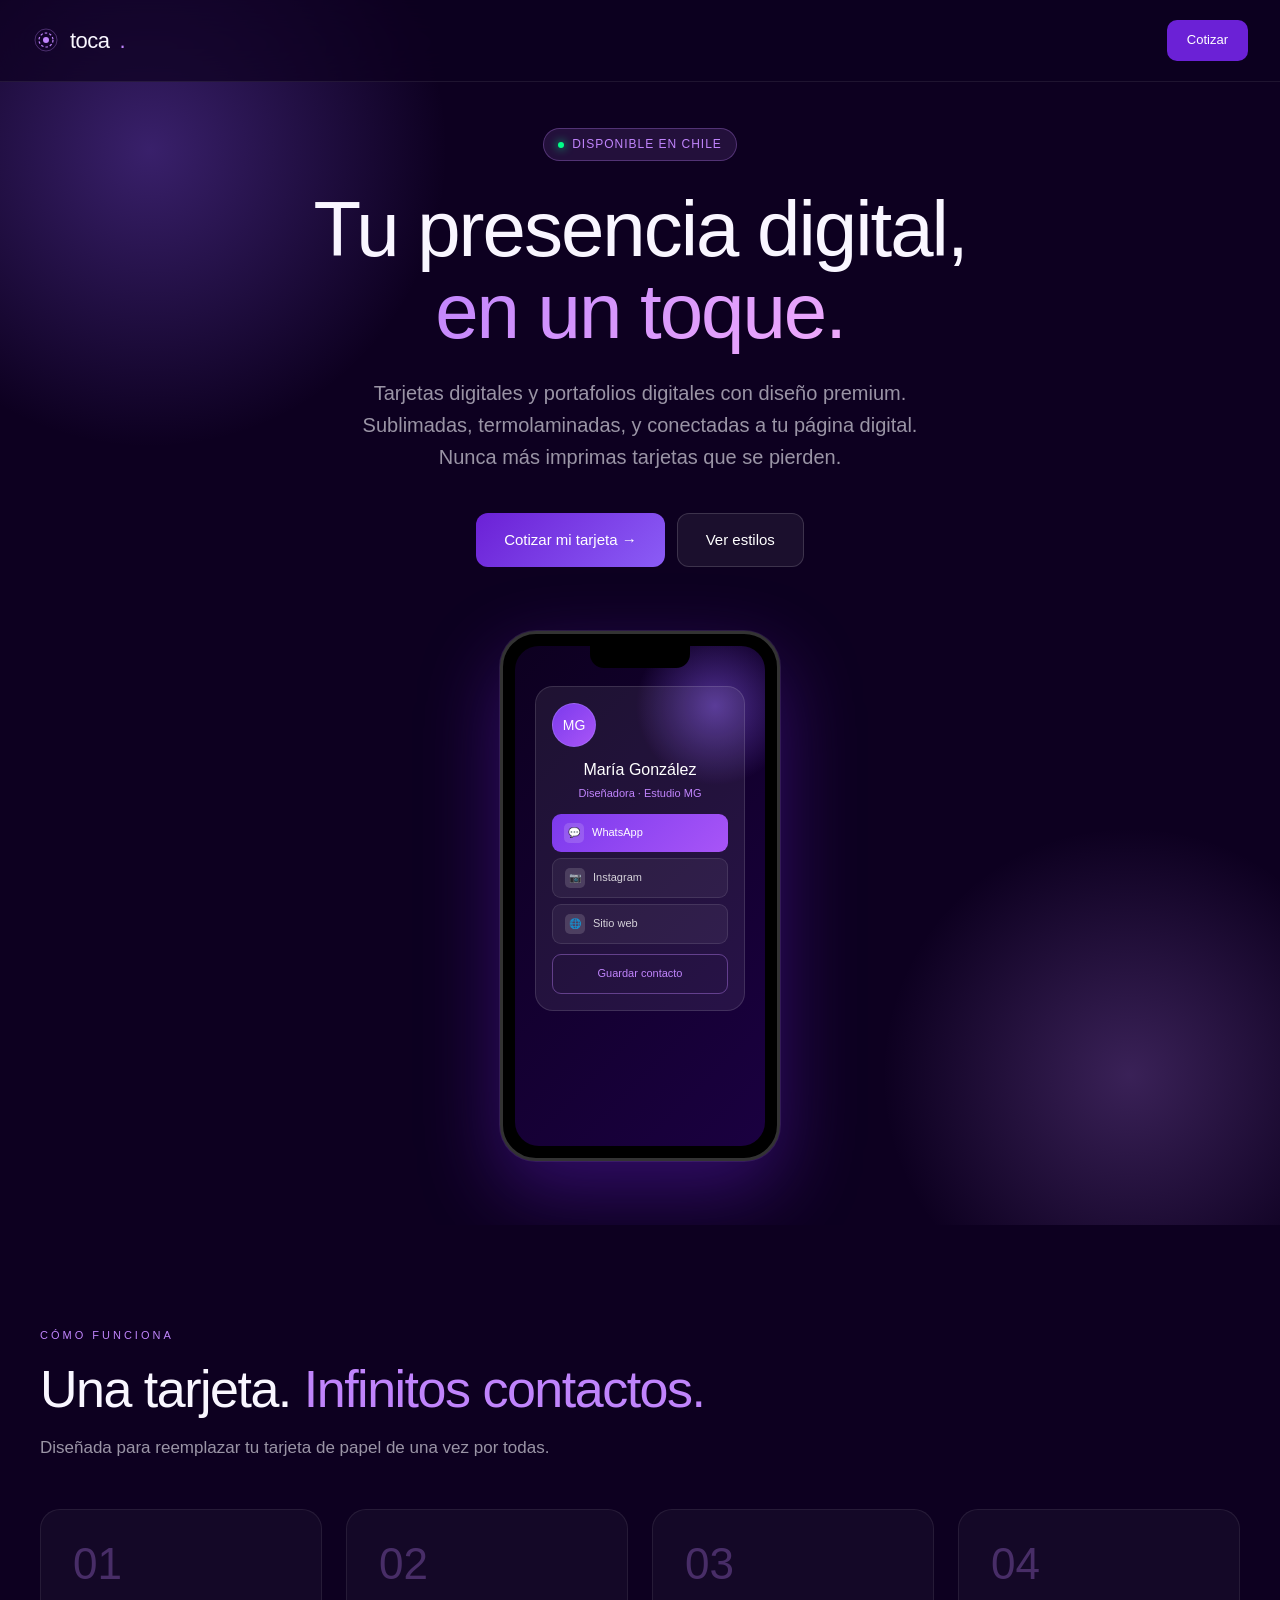
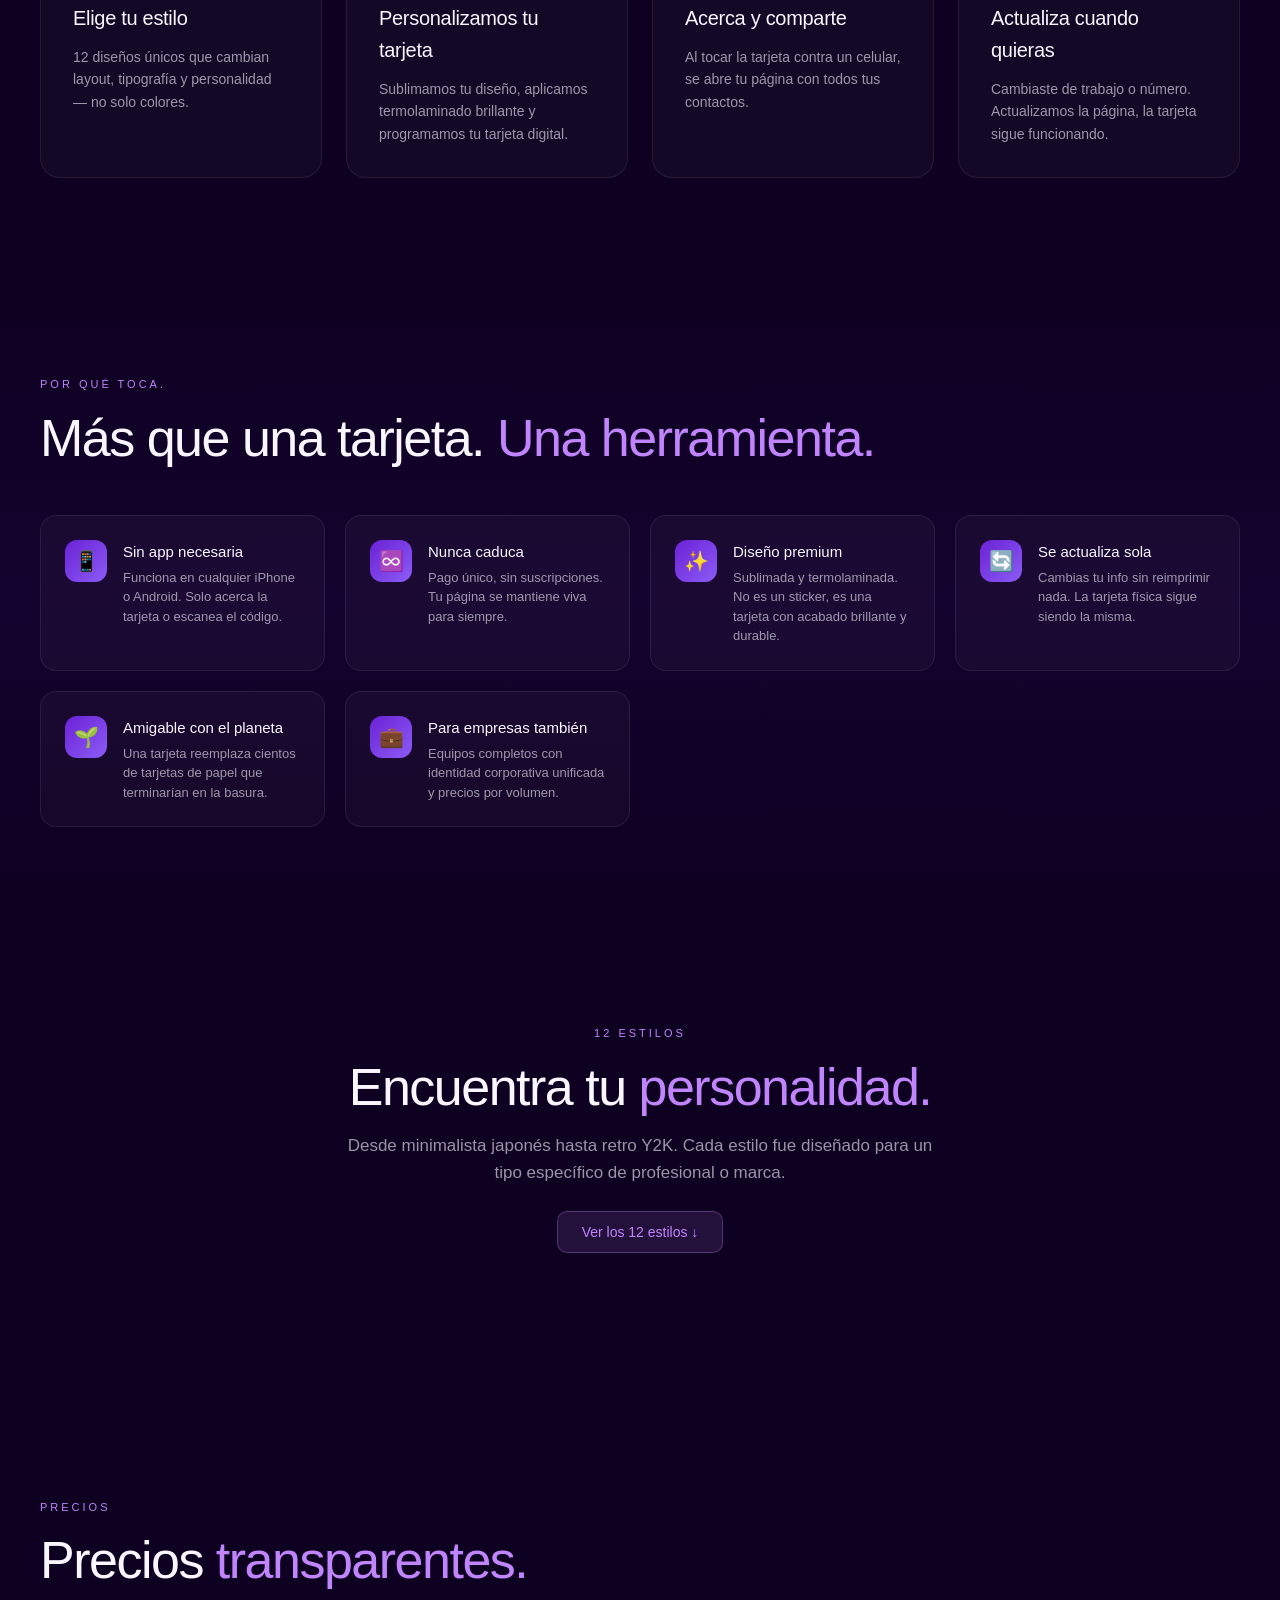
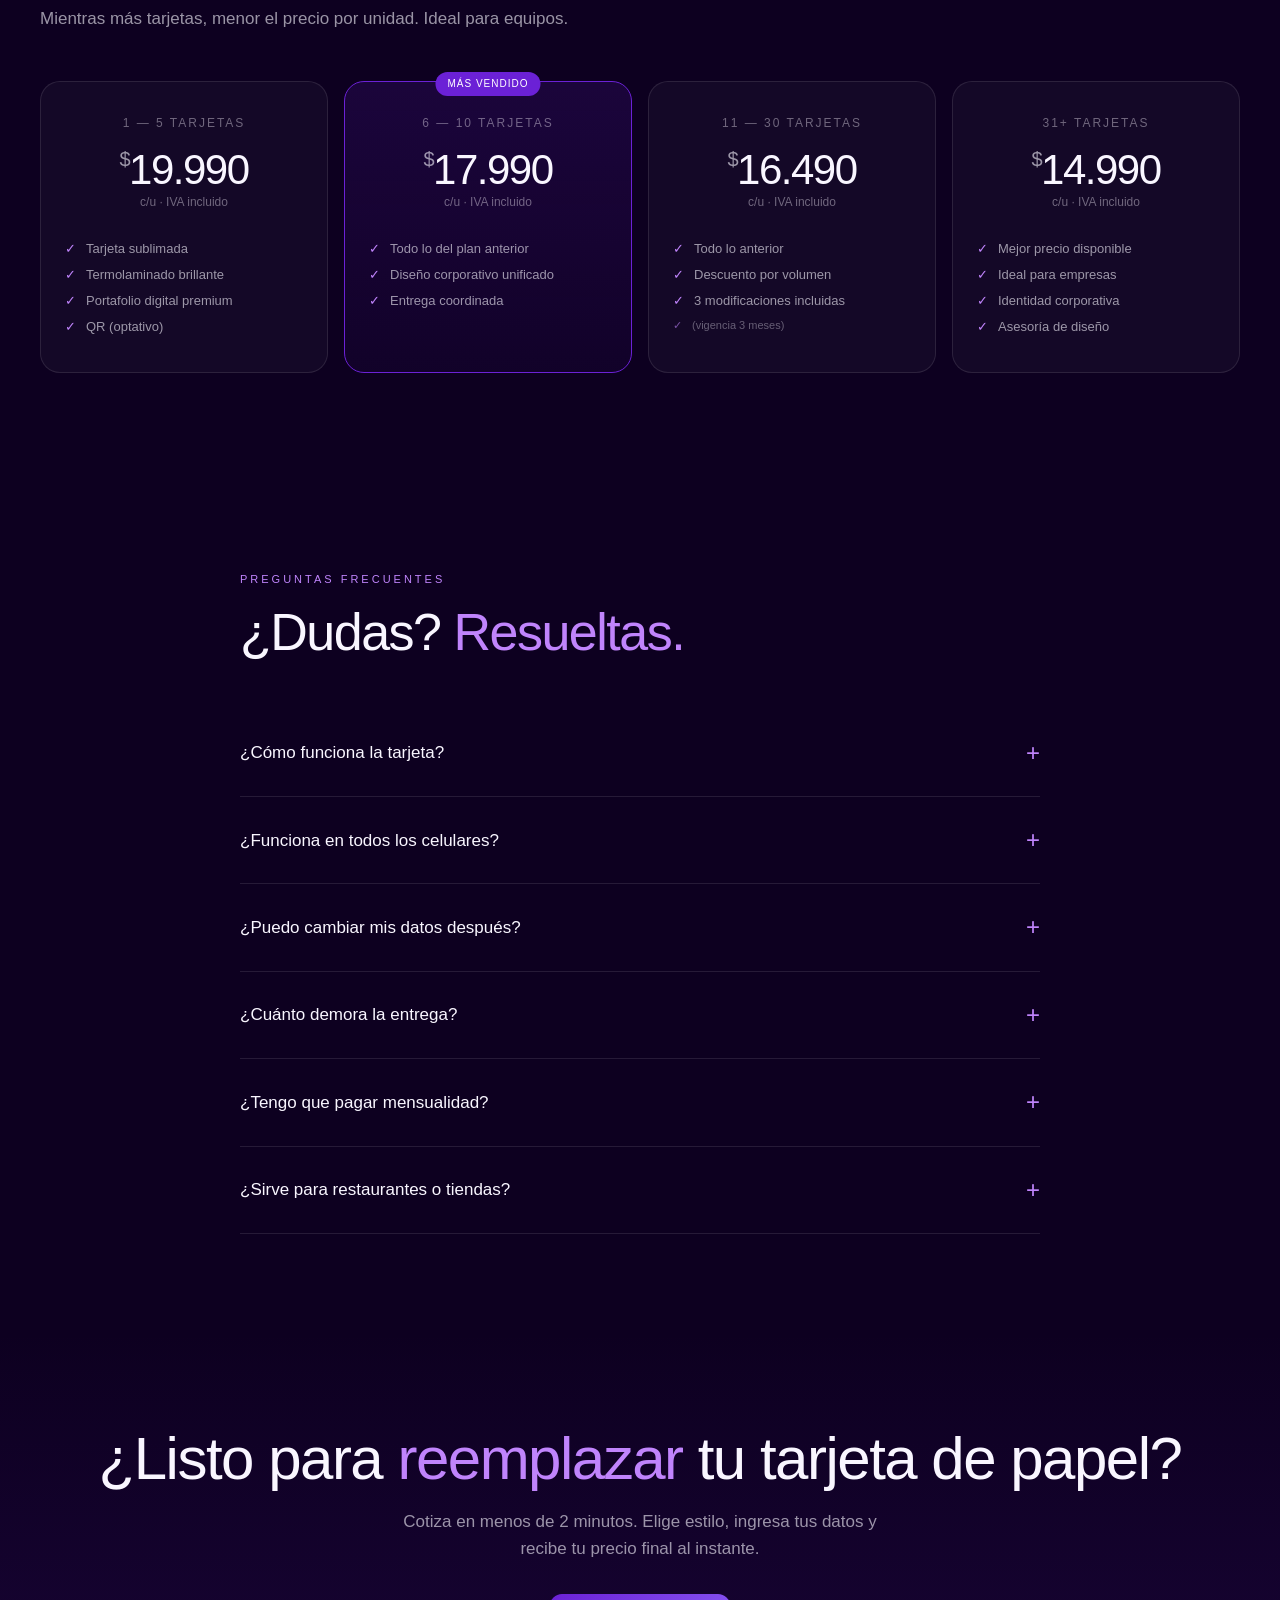
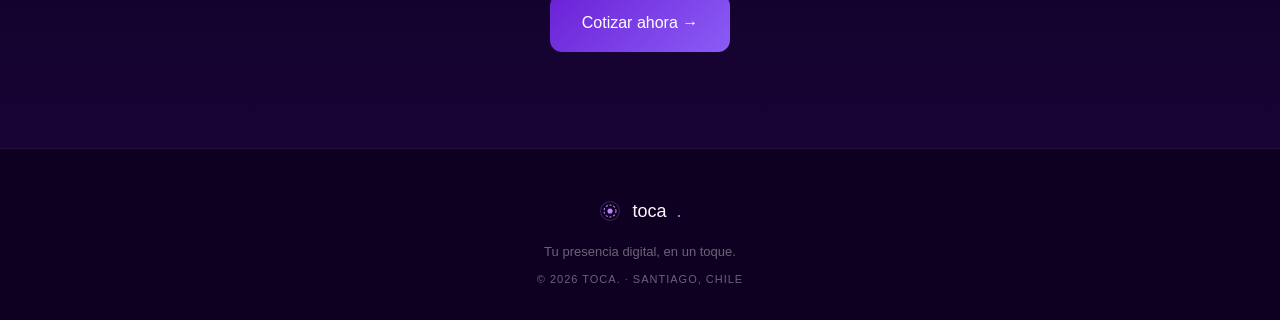
<file: index_respaldo.html>
<!DOCTYPE html>
<html lang="es">
<head>
<meta charset="UTF-8">
<meta name="viewport" content="width=device-width, initial-scale=1.0">
<title>toca. — Tu presencia digital, en un toque</title>
<meta name="description" content="Tarjetas digitales y portafolios digitales con diseño premium. Sublimadas, termolaminadas. Nunca más imprimas tarjetas que se pierden.">
<style>
*{box-sizing:border-box;margin:0;padding:0}
:root{
  --bg:#0d0020;
  --bg-2:#1a0040;
  --bg-3:#2d0060;
  --purple:#6B21D6;
  --purple-light:#c084fc;
  --lavender:#e9d5ff;
  --mist:#f9f6ff;
  --text:#f9f6ff;
  --text-muted:rgba(249,246,255,0.6);
  --text-dim:rgba(249,246,255,0.4);
}
html{scroll-behavior:smooth}
body{font-family:-apple-system,BlinkMacSystemFont,'Segoe UI',sans-serif;background:var(--bg);color:var(--text);line-height:1.6;overflow-x:hidden}
a{color:inherit;text-decoration:none}

/* NAV */
nav{position:fixed;top:0;left:0;right:0;z-index:100;padding:1.25rem 2rem;display:flex;justify-content:space-between;align-items:center;background:rgba(13,0,32,0.7);backdrop-filter:blur(20px);-webkit-backdrop-filter:blur(20px);border-bottom:0.5px solid rgba(255,255,255,0.08)}
.logo{display:flex;align-items:center;gap:10px;font-size:22px;font-weight:500;letter-spacing:-0.5px}
.logo-mark{width:28px;height:28px;position:relative;display:flex;align-items:center;justify-content:center}
.logo-mark svg{width:100%;height:100%}
.logo-dot{color:var(--purple-light)}
.nav-btn{padding:10px 20px;border-radius:10px;background:var(--purple);color:#fff;font-size:13px;font-weight:500;cursor:pointer;border:none;transition:background 0.2s}
.nav-btn:hover{background:#5b1cb8}

/* HERO */
.hero{min-height:100vh;display:flex;align-items:center;justify-content:center;padding:8rem 2rem 4rem;position:relative;overflow:hidden}
.hero-orb1{position:absolute;width:600px;height:600px;border-radius:50%;background:radial-gradient(circle,rgba(139,92,246,0.35) 0%,transparent 70%);top:-150px;left:-150px;pointer-events:none}
.hero-orb2{position:absolute;width:500px;height:500px;border-radius:50%;background:radial-gradient(circle,rgba(192,132,252,0.25) 0%,transparent 70%);bottom:-100px;right:-100px;pointer-events:none}
.hero-content{max-width:900px;text-align:center;position:relative;z-index:2}
.hero-badge{display:inline-flex;align-items:center;gap:8px;padding:6px 14px;border-radius:20px;background:rgba(192,132,252,0.12);border:1px solid rgba(192,132,252,0.3);font-size:12px;color:var(--purple-light);letter-spacing:1px;text-transform:uppercase;margin-bottom:1.75rem}
.hero-badge span{width:6px;height:6px;border-radius:50%;background:#00ff88;box-shadow:0 0 10px #00ff88}
.hero h1{font-size:clamp(42px,7vw,78px);font-weight:500;letter-spacing:-2px;line-height:1.05;margin-bottom:1.5rem}
.hero h1 em{font-style:normal;background:linear-gradient(135deg,var(--purple-light) 0%,#f0abfc 100%);-webkit-background-clip:text;-webkit-text-fill-color:transparent;background-clip:text}
.hero-sub{font-size:clamp(16px,2vw,20px);color:var(--text-muted);max-width:600px;margin:0 auto 2.5rem;line-height:1.6}
.hero-cta{display:inline-flex;gap:12px;flex-wrap:wrap;justify-content:center}
.btn-primary{padding:14px 28px;border-radius:12px;background:linear-gradient(135deg,var(--purple),#8b5cf6);color:#fff;font-size:15px;font-weight:500;cursor:pointer;border:none;transition:transform 0.2s;display:inline-flex;align-items:center;gap:8px}
.btn-primary:hover{transform:translateY(-2px)}
.btn-secondary{padding:14px 28px;border-radius:12px;background:rgba(255,255,255,0.06);color:#fff;font-size:15px;font-weight:500;cursor:pointer;border:1px solid rgba(255,255,255,0.15);transition:background 0.2s}
.btn-secondary:hover{background:rgba(255,255,255,0.1)}

/* DEMO CARD */
.hero-demo{margin-top:4rem;position:relative;display:flex;justify-content:center}
.phone{width:280px;background:#000;border-radius:36px;padding:12px;border:3px solid #333;box-shadow:0 30px 80px rgba(107,33,214,0.4),0 0 0 1px rgba(255,255,255,0.1)}
.phone-screen{background:linear-gradient(135deg,#0d0020,#1a0040);border-radius:24px;overflow:hidden;min-height:500px;position:relative}
.phone-notch{position:absolute;top:0;left:50%;transform:translateX(-50%);width:100px;height:22px;background:#000;border-radius:0 0 14px 14px;z-index:3}
.phone-content{padding:40px 20px 24px;position:relative}
.phone-orb{position:absolute;width:160px;height:160px;border-radius:50%;background:radial-gradient(circle,rgba(139,92,246,0.5) 0%,transparent 70%);top:-20px;right:-30px}
.phone-card{background:rgba(255,255,255,0.07);border:1px solid rgba(255,255,255,0.12);border-radius:18px;padding:16px;position:relative;z-index:2}
.phone-av{width:44px;height:44px;border-radius:50%;background:linear-gradient(135deg,#7c3aed,#a855f7);display:flex;align-items:center;justify-content:center;font-size:14px;font-weight:500;color:#fff;margin-bottom:10px;border:1.5px solid rgba(167,139,250,0.4)}
.phone-name{font-size:16px;font-weight:500;color:#fff;margin-bottom:2px}
.phone-role{font-size:11px;color:var(--purple-light);margin-bottom:12px}
.phone-btn{display:flex;align-items:center;gap:8px;padding:9px 12px;border-radius:9px;background:linear-gradient(135deg,#7c3aed,#a855f7);color:#fff;font-size:11px;margin-bottom:6px}
.phone-btn2{display:flex;align-items:center;gap:8px;padding:9px 12px;border-radius:9px;background:rgba(255,255,255,0.05);border:1px solid rgba(255,255,255,0.1);color:rgba(255,255,255,0.8);font-size:11px;margin-bottom:6px}
.phone-icon{width:20px;height:20px;border-radius:5px;background:rgba(255,255,255,0.15);display:flex;align-items:center;justify-content:center;font-size:10px}
.phone-save{margin-top:10px;padding:10px;border-radius:9px;border:1px solid rgba(192,132,252,0.4);color:var(--purple-light);font-size:11px;text-align:center}

/* SECTIONS */
section{padding:6rem 2rem;position:relative}
.container{max-width:1200px;margin:0 auto}
.section-label{display:inline-block;font-size:11px;color:var(--purple-light);letter-spacing:3px;text-transform:uppercase;margin-bottom:1rem;font-weight:500}
.section-title{font-size:clamp(32px,5vw,52px);font-weight:500;letter-spacing:-1.5px;line-height:1.1;margin-bottom:1rem}
.section-title em{font-style:normal;color:var(--purple-light)}
.section-sub{font-size:17px;color:var(--text-muted);max-width:600px;line-height:1.6;margin-bottom:3rem}

/* COMO FUNCIONA */
.how-grid{display:grid;grid-template-columns:repeat(auto-fit,minmax(240px,1fr));gap:1.5rem;margin-top:3rem}
.step{background:rgba(255,255,255,0.03);border:1px solid rgba(255,255,255,0.08);border-radius:20px;padding:2rem;position:relative;transition:all 0.3s}
.step:hover{border-color:rgba(192,132,252,0.3);transform:translateY(-4px)}
.step-num{font-size:44px;font-weight:300;color:var(--purple-light);opacity:0.3;line-height:1;margin-bottom:1rem}
.step h3{font-size:20px;font-weight:500;margin-bottom:0.75rem;letter-spacing:-0.3px}
.step p{font-size:14px;color:var(--text-muted);line-height:1.6}

/* BENEFICIOS */
.benefits{background:linear-gradient(180deg,transparent 0%,rgba(107,33,214,0.08) 50%,transparent 100%)}
.benefits-grid{display:grid;grid-template-columns:repeat(auto-fit,minmax(280px,1fr));gap:1.25rem;margin-top:3rem}
.benefit{display:flex;gap:16px;padding:1.5rem;background:rgba(255,255,255,0.03);border:1px solid rgba(255,255,255,0.08);border-radius:16px}
.benefit-icon{width:42px;height:42px;border-radius:12px;background:linear-gradient(135deg,var(--purple),#8b5cf6);display:flex;align-items:center;justify-content:center;font-size:20px;flex-shrink:0}
.benefit h4{font-size:15px;font-weight:500;margin-bottom:4px}
.benefit p{font-size:13px;color:var(--text-muted);line-height:1.5}

/* ESTILOS PREVIEW */
.styles-intro{text-align:center;margin-bottom:3rem}
.styles-intro .section-title,.styles-intro .section-sub{margin-left:auto;margin-right:auto}
.styles-intro .section-sub{margin-bottom:0}
.styles-grid{display:grid;grid-template-columns:repeat(auto-fill,minmax(160px,1fr));gap:1rem}
.style-card{aspect-ratio:3/4;border-radius:16px;overflow:hidden;position:relative;cursor:pointer;border:1px solid rgba(255,255,255,0.08);transition:all 0.3s;display:flex;align-items:flex-end;padding:1rem}
.style-card:hover{transform:translateY(-4px);border-color:var(--purple-light)}
.style-card::after{content:'';position:absolute;inset:0;background:linear-gradient(180deg,transparent 40%,rgba(0,0,0,0.75));pointer-events:none}
.style-num{position:absolute;top:12px;left:14px;font-size:10px;letter-spacing:2px;z-index:2;opacity:0.7}
.style-label{position:relative;z-index:2;font-size:13px;font-weight:500}
.s1{background:linear-gradient(135deg,#0d0020,#2d0060)}
.s2{background:#f7f500;color:#000}
.s3{background:#fafaf8;color:#1a1a1a}
.s4{background:linear-gradient(160deg,#0a0a2e,#1a0a3e)}
.s5{background:linear-gradient(160deg,#1c0f00,#3d1f00)}
.s6{background:#1e3a8a}
.s7{background:#f5f0e8;color:#1a1a1a}
.s8{background:linear-gradient(135deg,#fef3f7,#e0e7ff);color:#3730a3}
.s9{background:#0a0a0a;color:#00ff41;font-family:monospace}
.s10{background:#0f0f0f;color:#d4af37}
.s11{background:#fef3f7;color:#1a1a1a}
.s12{background:linear-gradient(135deg,#4c1d95,#ec4899)}
.s2 .style-num,.s3 .style-num,.s7 .style-num,.s8 .style-num,.s11 .style-num{color:rgba(0,0,0,0.5)}
.styles-toggle{display:inline-flex;align-items:center;gap:8px;padding:12px 24px;border-radius:10px;background:rgba(192,132,252,0.12);border:1px solid rgba(192,132,252,0.3);color:var(--purple-light);font-size:14px;font-weight:500;cursor:pointer;margin-top:1.5rem;transition:all 0.2s}
.styles-toggle:hover{background:rgba(192,132,252,0.2)}
.styles-cta{text-align:center;margin-top:3rem}

/* PRECIOS */
.pricing-grid{display:grid;grid-template-columns:repeat(auto-fit,minmax(220px,1fr));gap:1rem;margin-top:3rem}
.price-card{background:rgba(255,255,255,0.03);border:1px solid rgba(255,255,255,0.1);border-radius:20px;padding:2rem 1.5rem;text-align:center;transition:all 0.3s;position:relative}
.price-card:hover{border-color:rgba(192,132,252,0.4);transform:translateY(-4px)}
.price-card.featured{border:1.5px solid var(--purple);background:linear-gradient(180deg,rgba(107,33,214,0.15),rgba(107,33,214,0.05))}
.price-badge{position:absolute;top:-10px;left:50%;transform:translateX(-50%);background:var(--purple);color:#fff;font-size:10px;padding:4px 12px;border-radius:20px;font-weight:500;letter-spacing:1px;text-transform:uppercase}
.price-range{font-size:12px;color:var(--text-dim);letter-spacing:2px;text-transform:uppercase;margin-bottom:1rem}
.price-num{font-size:42px;font-weight:500;letter-spacing:-1.5px;margin-bottom:2px;line-height:1}
.price-num .currency{font-size:20px;color:var(--text-muted);vertical-align:top}
.price-unit{font-size:12px;color:var(--text-dim);margin-bottom:1.5rem}
.price-features{list-style:none;text-align:left;font-size:13px;color:var(--text-muted);line-height:2}
.price-features li::before{content:'✓';color:var(--purple-light);margin-right:10px;font-weight:500}

/* FAQ */
.faq-item{border-bottom:0.5px solid rgba(255,255,255,0.1);padding:1.5rem 0;cursor:pointer}
.faq-q{display:flex;justify-content:space-between;align-items:center;font-size:17px;font-weight:500}
.faq-q::after{content:'+';font-size:24px;color:var(--purple-light);font-weight:300;transition:transform 0.2s}
.faq-item.open .faq-q::after{transform:rotate(45deg)}
.faq-a{font-size:14px;color:var(--text-muted);line-height:1.7;max-height:0;overflow:hidden;transition:max-height 0.3s;margin-top:0}
.faq-item.open .faq-a{max-height:200px;margin-top:12px}

/* CTA FINAL */
.cta-final{text-align:center;padding:6rem 2rem;background:linear-gradient(180deg,transparent 0%,rgba(107,33,214,0.12) 100%)}
.cta-final h2{font-size:clamp(36px,6vw,60px);font-weight:500;letter-spacing:-1.5px;line-height:1.1;margin-bottom:1rem}
.cta-final h2 em{font-style:normal;color:var(--purple-light)}
.cta-final p{font-size:17px;color:var(--text-muted);max-width:500px;margin:0 auto 2rem}

/* FOOTER */
footer{padding:3rem 2rem 2rem;border-top:0.5px solid rgba(255,255,255,0.08);text-align:center}
.footer-logo{display:inline-flex;align-items:center;gap:10px;font-size:18px;font-weight:500;margin-bottom:1rem}
.footer-text{font-size:13px;color:var(--text-dim);margin-bottom:8px}
.footer-copy{font-size:11px;color:var(--text-dim);letter-spacing:1px;text-transform:uppercase}

@media(max-width:640px){
  nav{padding:1rem 1.25rem}
  .phone{width:240px}
  section{padding:4rem 1.25rem}
}
</style>
</head>
<body>

<nav>
  <div class="logo">
    <div class="logo-mark">
      <svg viewBox="0 0 28 28" fill="none">
        <circle cx="14" cy="14" r="3" fill="#c084fc"/>
        <circle cx="14" cy="14" r="7" fill="none" stroke="#c084fc" stroke-width="1.2" stroke-dasharray="2.5 2"/>
        <circle cx="14" cy="14" r="11" fill="none" stroke="#c084fc" stroke-width="0.8" opacity="0.4"/>
      </svg>
    </div>
    toca<span class="logo-dot">.</span>
  </div>
  <a href="#cotizar" class="nav-btn">Cotizar</a>
</nav>

<section class="hero">
  <div class="hero-orb1"></div>
  <div class="hero-orb2"></div>
  <div class="hero-content">
    <div class="hero-badge"><span></span>Disponible en Chile</div>
    <h1>Tu presencia digital,<br><em>en un toque.</em></h1>
    <p class="hero-sub">Tarjetas digitales y portafolios digitales con diseño premium. Sublimadas, termolaminadas, y conectadas a tu página digital. Nunca más imprimas tarjetas que se pierden.</p>
    <div class="hero-cta">
      <a href="#cotizar" class="btn-primary">Cotizar mi tarjeta →</a>
      <a href="#estilos" class="btn-secondary">Ver estilos</a>
    </div>
    <div class="hero-demo">
      <div class="phone">
        <div class="phone-screen">
          <div class="phone-notch"></div>
          <div class="phone-content">
            <div class="phone-orb"></div>
            <div class="phone-card">
              <div class="phone-av">MG</div>
              <div class="phone-name">María González</div>
              <div class="phone-role">Diseñadora · Estudio MG</div>
              <div class="phone-btn"><div class="phone-icon">💬</div>WhatsApp</div>
              <div class="phone-btn2"><div class="phone-icon">📷</div>Instagram</div>
              <div class="phone-btn2"><div class="phone-icon">🌐</div>Sitio web</div>
              <div class="phone-save">Guardar contacto</div>
            </div>
          </div>
        </div>
      </div>
    </div>
  </div>
</section>

<section id="como-funciona">
  <div class="container">
    <div class="section-label">Cómo funciona</div>
    <h2 class="section-title">Una tarjeta. <em>Infinitos contactos.</em></h2>
    <p class="section-sub">Diseñada para reemplazar tu tarjeta de papel de una vez por todas.</p>
    <div class="how-grid">
      <div class="step">
        <div class="step-num">01</div>
        <h3>Elige tu estilo</h3>
        <p>12 diseños únicos que cambian layout, tipografía y personalidad — no solo colores.</p>
      </div>
      <div class="step">
        <div class="step-num">02</div>
        <h3>Personalizamos tu tarjeta</h3>
        <p>Sublimamos tu diseño, aplicamos termolaminado brillante y programamos tu tarjeta digital.</p>
      </div>
      <div class="step">
        <div class="step-num">03</div>
        <h3>Acerca y comparte</h3>
        <p>Al tocar la tarjeta contra un celular, se abre tu página con todos tus contactos.</p>
      </div>
      <div class="step">
        <div class="step-num">04</div>
        <h3>Actualiza cuando quieras</h3>
        <p>Cambiaste de trabajo o número. Actualizamos la página, la tarjeta sigue funcionando.</p>
      </div>
    </div>
  </div>
</section>

<section class="benefits">
  <div class="container">
    <div class="section-label">Por qué toca.</div>
    <h2 class="section-title">Más que una tarjeta. <em>Una herramienta.</em></h2>
    <div class="benefits-grid">
      <div class="benefit">
        <div class="benefit-icon">📱</div>
        <div><h4>Sin app necesaria</h4><p>Funciona en cualquier iPhone o Android. Solo acerca la tarjeta o escanea el código.</p></div>
      </div>
      <div class="benefit">
        <div class="benefit-icon">♾️</div>
        <div><h4>Nunca caduca</h4><p>Pago único, sin suscripciones. Tu página se mantiene viva para siempre.</p></div>
      </div>
      <div class="benefit">
        <div class="benefit-icon">✨</div>
        <div><h4>Diseño premium</h4><p>Sublimada y termolaminada. No es un sticker, es una tarjeta con acabado brillante y durable.</p></div>
      </div>
      <div class="benefit">
        <div class="benefit-icon">🔄</div>
        <div><h4>Se actualiza sola</h4><p>Cambias tu info sin reimprimir nada. La tarjeta física sigue siendo la misma.</p></div>
      </div>
      <div class="benefit">
        <div class="benefit-icon">🌱</div>
        <div><h4>Amigable con el planeta</h4><p>Una tarjeta reemplaza cientos de tarjetas de papel que terminarían en la basura.</p></div>
      </div>
      <div class="benefit">
        <div class="benefit-icon">💼</div>
        <div><h4>Para empresas también</h4><p>Equipos completos con identidad corporativa unificada y precios por volumen.</p></div>
      </div>
    </div>
  </div>
</section>

<section id="estilos">
  <div class="container">
    <div class="styles-intro">
      <div class="section-label">12 estilos</div>
      <h2 class="section-title">Encuentra tu <em>personalidad.</em></h2>
      <p class="section-sub">Desde minimalista japonés hasta retro Y2K. Cada estilo fue diseñado para un tipo específico de profesional o marca.</p>
      <button class="styles-toggle" onclick="toggleStyles()" id="styles-toggle-btn">Ver los 12 estilos ↓</button>
    </div>
    <div class="styles-grid" id="styles-grid" style="display:none;margin-top:2rem;">
      <div class="style-card s1"><span class="style-num">01</span><span class="style-label">Dark Glass</span></div>
      <div class="style-card s2"><span class="style-num">02</span><span class="style-label" style="color:#000;">Neobrutalist</span></div>
      <div class="style-card s3"><span class="style-num">03</span><span class="style-label" style="color:#1a1a1a;">Japonés</span></div>
      <div class="style-card s4"><span class="style-num">04</span><span class="style-label" style="color:#00ffff;">Retro Y2K</span></div>
      <div class="style-card s5"><span class="style-num">05</span><span class="style-label" style="color:#fef3c7;">Warm Organic</span></div>
      <div class="style-card s6"><span class="style-num">06</span><span class="style-label">Corporate</span></div>
      <div class="style-card s7"><span class="style-num">07</span><span class="style-label" style="color:#1a1a1a;font-family:Georgia,serif;font-style:italic;">Editorial</span></div>
      <div class="style-card s8"><span class="style-num">08</span><span class="style-label" style="color:#3730a3;">Glass Light</span></div>
      <div class="style-card s9"><span class="style-num">09</span><span class="style-label">&gt; Terminal</span></div>
      <div class="style-card s10"><span class="style-num">10</span><span class="style-label" style="letter-spacing:2px;text-transform:uppercase;">Luxury</span></div>
      <div class="style-card s11"><span class="style-num">11</span><span class="style-label" style="color:#1a1a1a;font-weight:700;">★ Playful</span></div>
      <div class="style-card s12"><span class="style-num">12</span><span class="style-label">Fotografía</span></div>
    </div>
    <div class="styles-cta" id="styles-cta" style="display:none;">
      <a href="cotizar.html" class="btn-primary">Elegir mi estilo →</a>
    </div>
  </div>
</section>

<section id="precios">
  <div class="container">
    <div class="section-label">Precios</div>
    <h2 class="section-title">Precios <em>transparentes.</em></h2>
    <p class="section-sub">Mientras más tarjetas, menor el precio por unidad. Ideal para equipos.</p>
    <div class="pricing-grid">
      <div class="price-card">
        <div class="price-range">1 — 5 tarjetas</div>
        <div class="price-num"><span class="currency">$</span>19.990</div>
        <div class="price-unit">c/u · IVA incluido</div>
        <ul class="price-features">
          <li>Tarjeta sublimada</li>
          <li>Termolaminado brillante</li>
          <li>Portafolio digital premium</li>
          <li>QR (optativo)</li>
        </ul>
      </div>
      <div class="price-card featured">
        <div class="price-badge">Más vendido</div>
        <div class="price-range">6 — 10 tarjetas</div>
        <div class="price-num"><span class="currency">$</span>17.990</div>
        <div class="price-unit">c/u · IVA incluido</div>
        <ul class="price-features">
          <li>Todo lo del plan anterior</li>
          <li>Diseño corporativo unificado</li>
          <li>Entrega coordinada</li>
        </ul>
      </div>
      <div class="price-card">
        <div class="price-range">11 — 30 tarjetas</div>
        <div class="price-num"><span class="currency">$</span>16.490</div>
        <div class="price-unit">c/u · IVA incluido</div>
        <ul class="price-features">
          <li>Todo lo anterior</li>
          <li>Descuento por volumen</li>
          <li>3 modificaciones incluidas</li>
          <li style="font-size:11px;opacity:0.6;">(vigencia 3 meses)</li>
        </ul>
      </div>
      <div class="price-card">
        <div class="price-range">31+ tarjetas</div>
        <div class="price-num"><span class="currency">$</span>14.990</div>
        <div class="price-unit">c/u · IVA incluido</div>
        <ul class="price-features">
          <li>Mejor precio disponible</li>
          <li>Ideal para empresas</li>
          <li>Identidad corporativa</li>
          <li>Asesoría de diseño</li>
        </ul>
      </div>
    </div>
  </div>
</section>

<section id="faq">
  <div class="container" style="max-width:800px">
    <div class="section-label">Preguntas frecuentes</div>
    <h2 class="section-title">¿Dudas? <em>Resueltas.</em></h2>
    <div style="margin-top:3rem">
      <div class="faq-item">
        <div class="faq-q">¿Cómo funciona la tarjeta?</div>
        <div class="faq-a">Cuando alguien acerca su celular a tu tarjeta, se abre tu portafolio digital en el navegador automáticamente. No necesita app, ni configuración especial. Si prefieres, también incluye un código QR optativo que funciona con la cámara del celular.</div>
      </div>
      <div class="faq-item">
        <div class="faq-q">¿Funciona en todos los celulares?</div>
        <div class="faq-a">Funciona en iPhone desde el modelo 7 y en prácticamente todos los Android modernos. Si el celular no es compatible, la tarjeta incluye un QR optativo que funciona con la cámara.</div>
      </div>
      <div class="faq-item">
        <div class="faq-q">¿Puedo cambiar mis datos después?</div>
        <div class="faq-a">Sí. Actualizamos tu página cuando lo necesites. La tarjeta física sigue siendo la misma. Cambios simples cuestan $3.000, cambios medios $5.000-$8.000. También ofrecemos un pase anual de cambios ilimitados.</div>
      </div>
      <div class="faq-item">
        <div class="faq-q">¿Cuánto demora la entrega?</div>
        <div class="faq-a">Entre 3 y 5 días hábiles desde que confirmas el diseño. Envíos a todo Chile por courier.</div>
      </div>
      <div class="faq-item">
        <div class="faq-q">¿Tengo que pagar mensualidad?</div>
        <div class="faq-a">No. El precio es pago único. Tu página digital vive para siempre sin costos adicionales.</div>
      </div>
      <div class="faq-item">
        <div class="faq-q">¿Sirve para restaurantes o tiendas?</div>
        <div class="faq-a">Sí. Tenemos estilos específicos para gastronomía con opciones de carta digital, reservas y ubicación. Consulta con nosotros la configuración que necesitas.</div>
      </div>
    </div>
  </div>
</section>

<section id="cotizar" class="cta-final">
  <div class="container">
    <h2>¿Listo para <em>reemplazar</em> tu tarjeta de papel?</h2>
    <p>Cotiza en menos de 2 minutos. Elige estilo, ingresa tus datos y recibe tu precio final al instante.</p>
    <a href="cotizar.html" class="btn-primary" style="font-size:16px;padding:16px 32px">Cotizar ahora →</a>
  </div>
</section>

<footer>
  <div class="footer-logo">
    <div class="logo-mark" style="width:24px;height:24px">
      <svg viewBox="0 0 28 28" fill="none">
        <circle cx="14" cy="14" r="3" fill="#c084fc"/>
        <circle cx="14" cy="14" r="7" fill="none" stroke="#c084fc" stroke-width="1.2" stroke-dasharray="2.5 2"/>
        <circle cx="14" cy="14" r="11" fill="none" stroke="#c084fc" stroke-width="0.8" opacity="0.4"/>
      </svg>
    </div>
    toca<span class="logo-dot">.</span>
  </div>
  <div class="footer-text">Tu presencia digital, en un toque.</div>
  <div class="footer-copy">© 2026 toca. · Santiago, Chile</div>
</footer>

<script>
document.querySelectorAll('.faq-item').forEach(item=>{
  item.addEventListener('click',()=>item.classList.toggle('open'));
});
document.querySelectorAll('.style-card').forEach(card=>{
  card.addEventListener('click',()=>{
    window.location.href='#cotizar';
  });
});
function toggleStyles(){
  const grid=document.getElementById('styles-grid');
  const cta=document.getElementById('styles-cta');
  const btn=document.getElementById('styles-toggle-btn');
  const isOpen=grid.style.display!=='none';
  grid.style.display=isOpen?'none':'grid';
  cta.style.display=isOpen?'none':'block';
  btn.textContent=isOpen?'Ver los 12 estilos ↓':'Ocultar estilos ↑';
}
</script>

</body>
</html>
</file>
<file: styles_v2.css>
@import url('https://fonts.googleapis.com/css2?family=Inter:wght@300;400;500;600;700&family=Outfit:wght@400;500;600;700&display=swap');

:root {
  --bg: #0d0020;
  --bg-darker: #080014;
  --purple: #6B21D6;
  --purple-light: #c084fc;
  --text: #f9f6ff;
  --text-muted: rgba(249, 246, 255, 0.6);
  --glass-bg: rgba(255, 255, 255, 0.03);
  --glass-border: rgba(255, 255, 255, 0.08);
  --border-glow: rgba(192, 132, 252, 0.15);
  --accent-glow: radial-gradient(circle, rgba(107, 33, 214, 0.4) 0%, transparent 70%);
}

* {
  box-sizing: border-box;
  margin: 0;
  padding: 0;
}

html {
  scroll-behavior: smooth;
}

body {
  font-family: 'Inter', -apple-system, sans-serif;
  background-color: var(--bg);
  color: var(--text);
  line-height: 1.6;
  overflow-x: hidden;
  background-image: 
    linear-gradient(rgba(255, 255, 255, 0.02) 1px, transparent 1px),
    linear-gradient(90deg, rgba(255, 255, 255, 0.02) 1px, transparent 1px);
  background-size: 80px 80px; /* Engineering grid */
}

h1, h2, h3, h4 {
  font-family: 'Outfit', sans-serif;
  letter-spacing: -0.03em;
}

a {
  text-decoration: none;
  color: inherit;
  transition: 0.3s cubic-bezier(0.4, 0, 0.2, 1);
}

/* NAVIGATION */
nav {
  position: fixed;
  top: 0;
  width: 100%;
  z-index: 1000;
  padding: 1.5rem 2rem;
  background: rgba(13, 0, 32, 0.8);
  backdrop-filter: blur(12px);
  border-bottom: 1px solid var(--glass-border);
  display: flex;
  justify-content: space-between;
  align-items: center;
}

.logo {
  display: flex;
  align-items: center;
  gap: 12px;
  font-weight: 700;
  font-size: 1.5rem;
  font-family: 'Outfit', sans-serif;
}

.logo-dot { color: var(--purple-light); }

.nav-links {
  display: flex;
  gap: 2rem;
  font-size: 0.9rem;
  font-weight: 500;
  color: var(--text-muted);
}

.nav-links a:hover {
  color: var(--text);
}

.nav-btn {
  background: var(--purple);
  padding: 0.75rem 1.5rem;
  border-radius: 8px;
  font-weight: 600;
  font-size: 0.85rem;
  border: 1px solid rgba(255, 255, 255, 0.1);
}

.nav-btn:hover {
  background: var(--purple-light);
  transform: translateY(-2px);
}

/* HERO SPLIT */
.hero {
  min-height: 100vh;
  display: grid;
  grid-template-columns: 1.15fr 0.85fr;
  align-items: center;
  padding: 0 10%;
  gap: 4rem;
  position: relative;
  overflow: hidden;
}

@media (max-width: 1024px) {
  .hero {
    grid-template-columns: 1fr;
    text-align: center;
    padding-top: 120px;
    padding-bottom: 60px;
  }
}

.hero-content {
  position: relative;
  z-index: 2;
}

.hero-badge {
  display: inline-flex;
  align-items: center;
  gap: 10px;
  background: rgba(192, 132, 252, 0.08);
  border: 1px solid rgba(192, 132, 252, 0.2);
  padding: 6px 16px;
  border-radius: 100px;
  font-size: 0.75rem;
  font-weight: 600;
  text-transform: uppercase;
  letter-spacing: 0.1em;
  color: var(--purple-light);
  margin-bottom: 2rem;
}

.hero-badge i {
  width: 6px; height: 6px;
  background: #00ff88;
  border-radius: 50%;
  box-shadow: 0 0 10px #00ff88;
}

.hero h1 {
  font-size: clamp(3rem, 6vw, 5rem);
  line-height: 1.05;
  margin-bottom: 1.5rem;
  font-weight: 800;
}

.hero h1 span {
  background: linear-gradient(135deg, var(--text) 0%, var(--purple-light) 100%);
  -webkit-background-clip: text;
  -webkit-text-fill-color: transparent;
}

.hero-sub {
  font-size: 1.2rem;
  color: var(--text-muted);
  max-width: 540px;
  margin-bottom: 2.5rem;
}

.hero-visual {
  position: relative;
  display: flex;
  justify-content: center;
  align-items: center;
}

.engineering-mesh {
  position: absolute;
  width: 140%;
  height: 140%;
  background: var(--accent-glow);
  filter: blur(40px);
  z-index: 0;
}

/* HERO VISUAL RE-DESIGN */
.visual-container {
  position: relative;
  width: 100%;
  max-width: 440px;
  height: 520px;
  display: flex;
  justify-content: center;
  align-items: center;
}

.phone-mockup {
  width: 260px;
  height: 520px;
  background: #000;
  border-radius: 44px;
  padding: 10px;
  border: 4px solid #1a1a1a;
  box-shadow: 0 40px 80px -10px rgba(0,0,0,0.9);
  position: relative;
  overflow: hidden;
  z-index: 1;
}

.contact-glow {
  position: absolute;
  top: 40px;
  right: 0;
  width: 150px;
  height: 150px;
  background: radial-gradient(circle, rgba(41, 98, 255, 0.8) 0%, transparent 70%);
  z-index: 5;
  pointer-events: none;
  opacity: 0;
  transform: scale(0.5);
  animation: contactPulse 5s ease-in-out infinite;
}

@keyframes contactPulse {
  0%, 45%, 55%, 100% { opacity: 0; transform: scale(0.5); }
  50% { opacity: 1; transform: scale(1.5); }
}

@keyframes phoneGlow {
  0%, 45%, 55%, 100% { box-shadow: 0 40px 80px -10px rgba(0,0,0,0.9); border-color: #1a1a1a; }
  50% { box-shadow: 0 0 100px rgba(41, 98, 255, 0.5); border-color: #2962ff; }
}

.screen-content {
  width: 100%;
  height: 100%;
  background: radial-gradient(circle at top, #1a2a5a 0%, #050a1a 100%);
  border-radius: 36px;
  display: flex;
  flex-direction: column;
  align-items: center;
  padding: 40px 20px;
  position: relative;
  animation: screenPulse 5s ease-in-out infinite;
}

@keyframes screenPulse {
  0%, 45%, 55%, 100% { filter: brightness(1); }
  50% { filter: brightness(1.4) contrast(1.1); }
}

.p-avatar-main {
  width: 100px;
  height: 100px;
  background: #2962ff;
  border-radius: 50%;
  display: flex;
  align-items: center;
  justify-content: center;
  font-size: 32px;
  font-weight: 800;
  color: #fff;
  margin-bottom: 25px;
  border: 5px solid rgba(255,255,255,0.05);
  box-shadow: 0 10px 40px rgba(41, 98, 255, 0.4);
}

.p-name-main {
  font-size: 24px;
  font-weight: 800;
  margin-bottom: 8px;
  color: #fff;
  letter-spacing: -0.5px;
}

.p-role-main {
  font-size: 13px;
  color: rgba(255,255,255,0.4);
  margin-bottom: 25px;
  text-align: center;
  font-weight: 500;
}

.p-links-main {
  width: 100%;
  display: flex;
  flex-direction: column;
  gap: 12px;
}

.p-link-item {
  width: 100%;
  padding: 15px;
  background: rgba(255,255,255,0.03);
  border: 1.5px solid rgba(255,255,255,0.08);
  border-radius: 14px;
  display: flex;
  align-items: center;
  justify-content: center;
  gap: 10px;
  font-size: 15px;
  font-weight: 700;
  color: #fff;
}

.p-link-item.featured {
  background: #2962ff;
  border-color: #2962ff;
  box-shadow: 0 8px 20px rgba(41, 98, 255, 0.3);
}

.p-save-btn {
  width: 100%;
  margin-top: 15px;
  padding: 14px;
  background: rgba(255,255,255,0.05);
  border: 1.5px solid rgba(255,255,255,0.1);
  border-radius: 14px;
  text-align: center;
  color: #fff;
  font-weight: 700;
  font-size: 15px;
  cursor: pointer;
}

.p-save-btn.featured {
  background: #2962ff;
  border-color: #2962ff;
  box-shadow: 0 10px 30px rgba(41, 98, 255, 0.4);
}

/* FLOATING PHYSICAL CARD */
.floating-card-container {
  position: absolute;
  top: 10%;
  right: -120px;
  z-index: 10;
  perspective: 1200px;
}

.physical-card {
  width: 280px;
  height: 180px;
  background: #0a0a0a;
  border-radius: 16px;
  border: 1px solid rgba(255,255,255,0.1);
  position: relative;
  transform: rotateZ(-20deg) rotateY(-30deg) rotateX(10deg);
  box-shadow: -30px 50px 80px rgba(0,0,0,0.8);
  display: flex;
  flex-direction: column;
  justify-content: center;
  align-items: center;
  padding: 20px;
  animation: floatPhysical 5s ease-in-out infinite;
}

@keyframes floatPhysical {
  0%, 100% { transform: translate(0, 0) rotateZ(-20deg) rotateY(-30deg) rotateX(10deg); }
  50% { transform: translate(-80px, 40px) rotateZ(-15deg) rotateY(-15deg) rotateX(5deg) scale(0.95); }
}

.card-brand-text {
  font-size: 22px;
  font-weight: 800;
  color: #fff;
  letter-spacing: -0.5px;
  text-align: center;
}

@media (max-width: 1024px) {
    .visual-container { margin-top: 2rem; transform: scale(0.85); }
}

.btn-cta {
  display: inline-flex;
  align-items: center;
  gap: 12px;
  background: var(--purple);
  color: white;
  padding: 1.25rem 2.5rem;
  border-radius: 12px;
  font-weight: 700;
  font-size: 1.1rem;
  box-shadow: 0 20px 40px -10px rgba(107, 33, 214, 0.5);
}

.btn-cta:hover {
  transform: scale(1.05);
  background: #7c3aff;
}

/* SECTIONS - ENGINEERING STYLE */
section {
  padding: 8rem 10%;
  border-top: 1px solid var(--glass-border);
}

.section-tag {
  color: var(--purple-light);
  font-weight: 600;
  font-size: 0.9rem;
  display: block;
  margin-bottom: 1rem;
  text-transform: uppercase;
  letter-spacing: 0.2rem;
}

.section-title {
  font-size: clamp(2rem, 4vw, 3.5rem);
  line-height: 1.1;
  margin-bottom: 1.5rem;
  max-width: 800px;
}

.section-title i { font-style: normal; color: var(--purple-light); }

/* GRID LAYOUT FOR STEPS */
.grid-steps {
  display: grid;
  grid-template-columns: repeat(auto-fit, minmax(280px, 1fr));
  gap: 2rem;
  margin-top: 4rem;
}

.step-card {
  padding: 3rem;
  background: var(--glass-bg);
  border: 1px solid var(--glass-border);
  border-radius: 20px;
  position: relative;
  overflow: hidden;
  transition: 0.3s;
}

.step-card:hover {
  border-color: var(--purple-light);
  background: rgba(255, 255, 255, 0.05);
}

.step-num {
  font-size: 6rem;
  position: absolute;
  top: -20px;
  right: -10px;
  font-weight: 900;
  opacity: 0.05;
  font-family: 'Outfit', sans-serif;
}

.step-card h3 {
  font-size: 1.5rem;
  margin-bottom: 1rem;
  position: relative;
}

.step-card p {
  color: var(--text-muted);
  font-size: 1rem;
  position: relative;
}

/* STYLES GRID */
.styles-grid {
    display: grid;
    grid-template-columns: repeat(auto-fill, minmax(160px, 1fr));
    gap: 1.5rem;
    margin-top: 3rem;
}

.style-card {
    aspect-ratio: 3/4;
    border-radius: 16px;
    background: var(--glass-bg);
    border: 1px solid var(--glass-border);
    position: relative;
    overflow: hidden;
    cursor: pointer;
    display: flex;
    align-items: flex-end;
    padding: 1.5rem;
    transition: 0.3s cubic-bezier(0.4, 0, 0.2, 1);
}

.style-card:hover {
    transform: translateY(-8px) scale(1.02);
    border-color: var(--purple-light);
    box-shadow: 0 20px 40px rgba(0,0,0,0.4);
}

.style-card::after {
    content: '';
    position: absolute;
    inset: 0;
    background: linear-gradient(180deg, transparent 40%, rgba(0,0,0,0.8));
}

.style-card .style-num {
    position: absolute;
    top: 15px;
    left: 15px;
    font-size: 0.7rem;
    font-weight: 700;
    opacity: 0.5;
    z-index: 2;
}

.style-card .style-label {
    position: relative;
    z-index: 2;
    font-size: 0.9rem;
    font-weight: 600;
}

/* PRICING */
.pricing-grid {
    display: grid;
    grid-template-columns: repeat(auto-fit, minmax(250px, 1fr));
    gap: 2rem;
    margin-top: 4rem;
}

.price-card {
    background: var(--glass-bg);
    border: 1px solid var(--glass-border);
    border-radius: 24px;
    padding: 3rem 2rem;
    text-align: center;
    position: relative;
    transition: 0.3s;
}

.price-card.featured {
    border-color: var(--purple);
    background: linear-gradient(180deg, rgba(107, 33, 214, 0.1), transparent);
}

.price-badge {
    position: absolute;
    top: -12px;
    left: 50%;
    transform: translateX(-50%);
    background: var(--purple);
    color: white;
    padding: 4px 12px;
    border-radius: 20px;
    font-size: 0.7rem;
    font-weight: 700;
    text-transform: uppercase;
}

.price-range { font-size: 0.8rem; color: var(--text-muted); margin-bottom: 0.5rem; }
.price-num { font-size: 2.5rem; font-weight: 800; margin-bottom: 0.5rem; }
.price-num span { font-size: 1.2rem; vertical-align: top; margin-right: 2px; }
.price-unit { font-size: 0.8rem; color: var(--text-muted); margin-bottom: 2rem; }

.price-features {
    list-style: none;
    text-align: left;
    display: flex;
    flex-direction: column;
    gap: 12px;
    font-size: 0.9rem;
    color: var(--text-muted);
}

.price-features li::before {
    content: '→';
    color: var(--purple-light);
    margin-right: 10px;
}

/* FAQ */
.faq-container { max-width: 800px; margin: 4rem auto 0; }

.faq-item {
    border-bottom: 1px solid var(--glass-border);
    padding: 1.5rem 0;
    cursor: pointer;
}

.faq-q {
    display: flex;
    justify-content: space-between;
    align-items: center;
    font-weight: 600;
    font-size: 1.1rem;
}

.faq-icon {
    font-size: 1.5rem;
    color: var(--purple-light);
    transition: 0.3s;
}

.faq-a {
    max-height: 0;
    overflow: hidden;
    transition: 0.3s ease-out;
    color: var(--text-muted);
    font-size: 0.95rem;
    line-height: 1.7;
}

.faq-item.active .faq-a {
    max-height: 200px;
    margin-top: 1rem;
}

.faq-item.active .faq-icon {
    transform: rotate(45deg);
}

/* FOOTER */

footer {
  padding: 4rem 10% 2rem;
  background: var(--bg-darker);
  border-top: 1px solid var(--glass-border);
}

.footer-top {
  display: flex;
  justify-content: space-between;
  margin-bottom: 4rem;
  flex-wrap: wrap;
  gap: 2rem;
}

.footer-copy {
  border-top: 1px solid var(--glass-border);
  padding-top: 2rem;
  text-align: center;
  font-size: 0.8rem;
  color: var(--text-muted);
}
</file>
